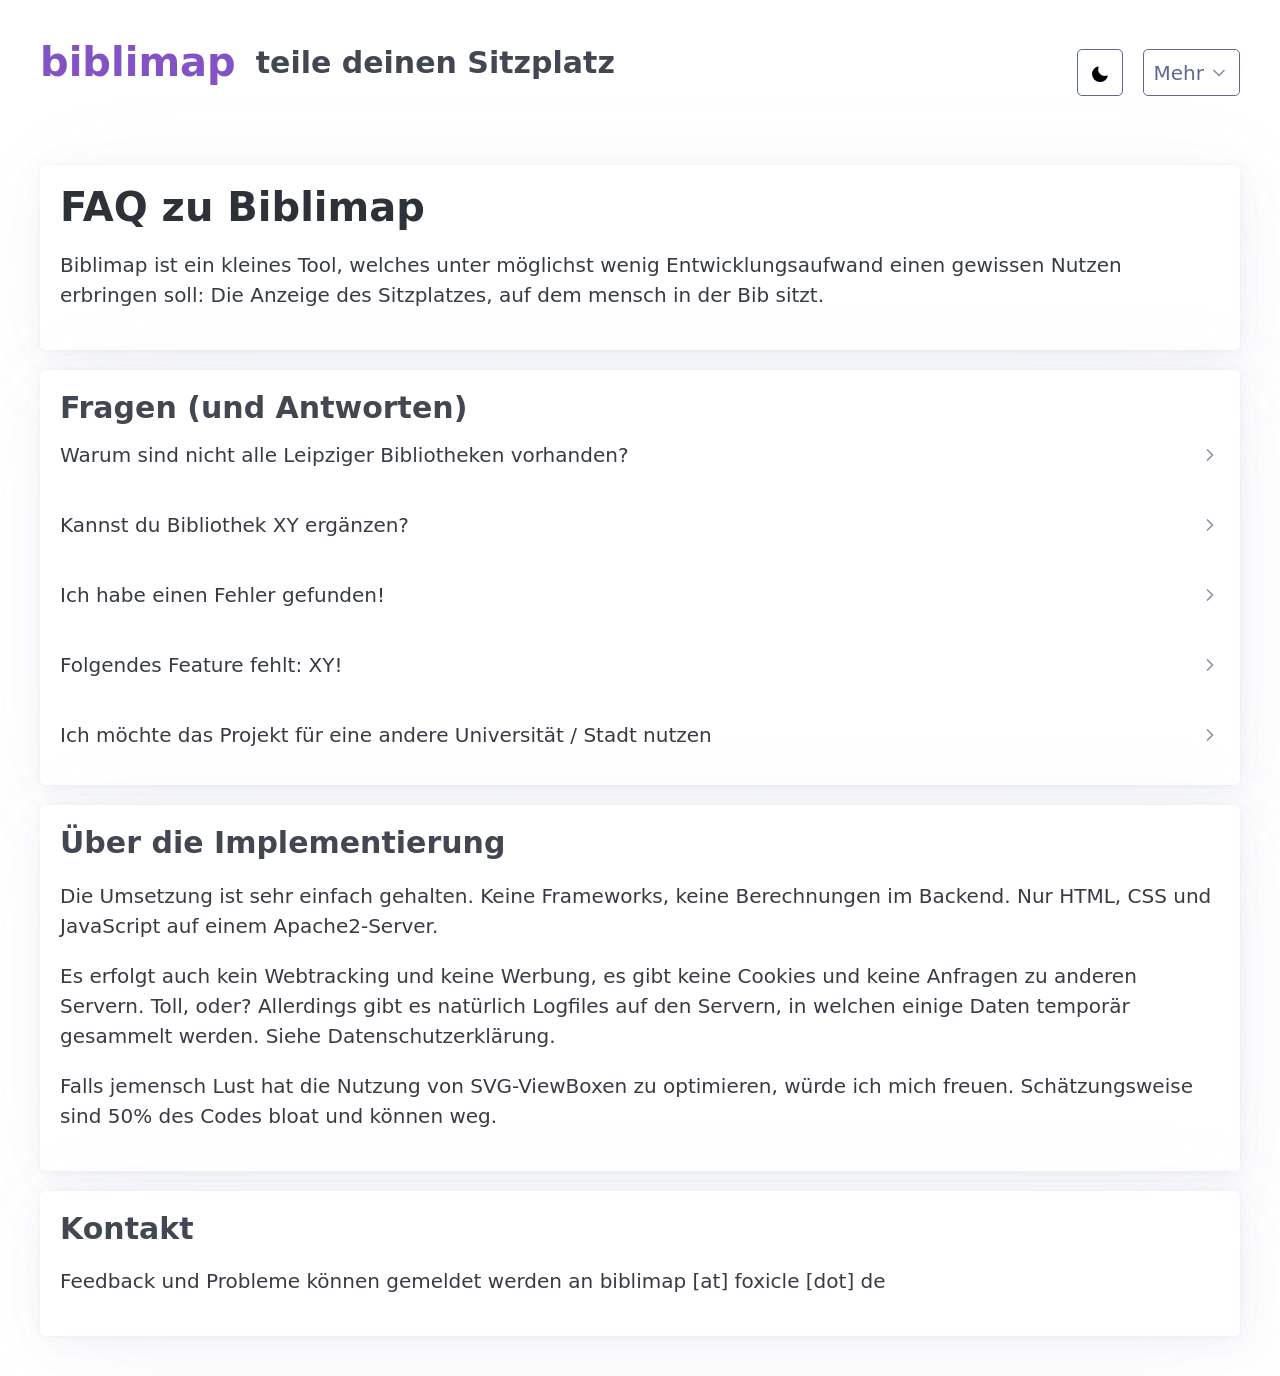
<file: faq.html>
<!DOCTYPE html>
<html lang="de">

<head>
    <title>biblimap - FAQ</title>
    <meta charset="UTF-8">
    <meta name="viewport" content="width=device-width, initial-scale=1">
    <link rel="stylesheet" href="css/pico.violet.min.css">
    <link rel="stylesheet" href="css/header.css">
    <link rel="icon" type="image/x-icon" href="favicon.ico">
    <link rel="image_src" href="favicon.ico" />
</head>

<body class="container">
    <header>
        <nav>
            <ul>
                <li>
                    <h1><a id="header_title" href="index.html">biblimap</a></h1>
                </li>
                <li>
                    <h3 id="header_subtitle">teile deinen Sitzplatz</h3>
                </li>
            </ul>
            <ul>
                <li><button class="outline secondary" aria-label="Button, um vom hellen in den dunklen Modus zu wechseln."><img id="img_dm" src="icons/darkmode.svg" alt="toggle darkmode"></button></li>
                <li>
                    <details class="dropdown">
                        <summary role="button" class="outline secondary">Mehr</summary>
                        <ul dir="rtl">
                            <li><a href="faq.html" aria-label="Link zum FAQ dieses Projekts.">FAQ</a></li>
                            <li><a href="https://foxicle.de/datenschutzerklaerung.html"
                                    aria-label="Link zur Datenschutzseite.">Datenschutz</a></li>
                            <li><a href="https://github.com/MineErich/biblimap" target="_blank"
                                    aria-label="Link zu dem GitHub Repository dieses Projekts.">GitHub</a></li>
                        </ul>
                    </details>
                </li>
            </ul>
        </nav>
    </header>

    <main>
        <article>
            <h1>FAQ zu Biblimap</h1>
            <p>Biblimap ist ein kleines Tool, welches unter möglichst wenig Entwicklungsaufwand einen gewissen Nutzen erbringen soll: Die Anzeige des Sitzplatzes, auf dem mensch in der Bib sitzt.</p>
        </article>
        <article>
            <h3>Fragen (und Antworten)</h3>
            <details>
                <summary>Warum sind nicht alle Leipziger Bibliotheken vorhanden?</summary>
                <p>Um Grundrisse hier im Tool anzeigen zu können, braucht es.... die Grundrisse. Diese muss ich
                    raussuchen, oder
                    selbst erstellen. Das braucht Zeit. Eröffne gerne ein <a
                        href="https://github.com/MineErich/biblimap/issues">Issue auf GitHub</a>, wenn du Beitragen,
                    oder mir
                    mitteilen willst, dass ein Grundriss fehlt.</p>
            </details>
            <br>
            <details>
                <summary>Kannst du Bibliothek XY ergänzen?</summary>
                <p>Du kannst dazu gerne ein <a href="https://github.com/MineErich/biblimap/issues">Issue auf GitHub</a>
                    eröffnen. Noch besser wäre es, wenn du Bibliotheken anfragen könntest, uns die Grundrisse zu geben,
                    damit wir
                    sie hier einbinden können.</p>
            </details>
            <br>
            <details>
                <summary>Ich habe einen Fehler gefunden!</summary>
                <p>Bitte eröffne ein <a href="https://github.com/MineErich/biblimap/issues">Issue auf GitHub</a>, wenn
                    es noch
                    kein*e Andere*r gemacht hat. Danke!</p>
            </details>
            <br>
            <details>
                <summary>Folgendes Feature fehlt: XY!</summary>
                <p>Bitte eröffne ein <a href="https://github.com/MineErich/biblimap/issues">Issue auf GitHub</a>, wenn
                    es noch
                    kein*e Andere*r gemacht hat. Danke!</p>
            </details>
            <br>
            <details>
                <summary>Ich möchte das Projekt für eine andere Universität / Stadt nutzen</summary>
                <p>Auf <a href="https://github.com/MineErich/biblimap/">GitHub</a> liegt der Source Code dieses
                    Projekts. Feel
                    free es weiterzuverwenden. Eine gute Doku gibt es derzeit noch nicht, aber ich helfe gerne weiter.
                </p>
            </details>
        </article>
        <article>
            <h3>Über die Implementierung</h3>
            <p>Die Umsetzung ist sehr einfach gehalten. Keine Frameworks, keine Berechnungen im Backend. Nur HTML, CSS
                und JavaScript auf einem Apache2-Server.</p>
            <p>Es erfolgt auch kein Webtracking und keine Werbung, es gibt keine Cookies und keine Anfragen zu anderen
                Servern. Toll, oder? Allerdings gibt es natürlich Logfiles auf den Servern, in welchen einige Daten
                temporär gesammelt werden. Siehe Datenschutzerklärung.</p>
            <p>Falls jemensch Lust hat die Nutzung von SVG-ViewBoxen zu optimieren, würde ich
                mich freuen. Schätzungsweise sind 50% des Codes bloat und können weg.</p>
        </article>
        <article>
            <h3>Kontakt</h3>
            <p>Feedback und Probleme können gemeldet werden an biblimap [at] foxicle [dot] de</p>
        </article>
    </main>

    <script type="module" src="src/faq.js"></script>
</body>

</html>
</file>
<file: css/header.css>
@media only screen and (max-width: 600px) {
    #header_subtitle {
        display: none;
    }
}
</file>
<file: css/pico.violet.min.css>
@charset "UTF-8";/*!
 * Pico CSS ✨ v2.1.1 (https://picocss.com)
 * Copyright 2019-2025 - Licensed under MIT
 */:host,:root{--pico-font-family-emoji:"Apple Color Emoji","Segoe UI Emoji","Segoe UI Symbol","Noto Color Emoji";--pico-font-family-sans-serif:system-ui,"Segoe UI",Roboto,Oxygen,Ubuntu,Cantarell,Helvetica,Arial,"Helvetica Neue",sans-serif,var(--pico-font-family-emoji);--pico-font-family-monospace:ui-monospace,SFMono-Regular,"SF Mono",Menlo,Consolas,"Liberation Mono",monospace,var(--pico-font-family-emoji);--pico-font-family:var(--pico-font-family-sans-serif);--pico-line-height:1.5;--pico-font-weight:400;--pico-font-size:100%;--pico-text-underline-offset:0.1rem;--pico-border-radius:0.25rem;--pico-border-width:0.0625rem;--pico-outline-width:0.125rem;--pico-transition:0.2s ease-in-out;--pico-spacing:1rem;--pico-typography-spacing-vertical:1rem;--pico-block-spacing-vertical:var(--pico-spacing);--pico-block-spacing-horizontal:var(--pico-spacing);--pico-grid-column-gap:var(--pico-spacing);--pico-grid-row-gap:var(--pico-spacing);--pico-form-element-spacing-vertical:0.75rem;--pico-form-element-spacing-horizontal:1rem;--pico-group-box-shadow:0 0 0 rgba(0, 0, 0, 0);--pico-group-box-shadow-focus-with-button:0 0 0 var(--pico-outline-width) var(--pico-primary-focus);--pico-group-box-shadow-focus-with-input:0 0 0 0.0625rem var(--pico-form-element-border-color);--pico-modal-overlay-backdrop-filter:blur(0.375rem);--pico-nav-element-spacing-vertical:1rem;--pico-nav-element-spacing-horizontal:0.5rem;--pico-nav-link-spacing-vertical:0.5rem;--pico-nav-link-spacing-horizontal:0.5rem;--pico-nav-breadcrumb-divider:">";--pico-icon-checkbox:url("data:image/svg+xml,%3Csvg xmlns='http://www.w3.org/2000/svg' width='24' height='24' viewBox='0 0 24 24' fill='none' stroke='rgb(255, 255, 255)' stroke-width='4' stroke-linecap='round' stroke-linejoin='round'%3E%3Cpolyline points='20 6 9 17 4 12'%3E%3C/polyline%3E%3C/svg%3E");--pico-icon-minus:url("data:image/svg+xml,%3Csvg xmlns='http://www.w3.org/2000/svg' width='24' height='24' viewBox='0 0 24 24' fill='none' stroke='rgb(255, 255, 255)' stroke-width='4' stroke-linecap='round' stroke-linejoin='round'%3E%3Cline x1='5' y1='12' x2='19' y2='12'%3E%3C/line%3E%3C/svg%3E");--pico-icon-chevron:url("data:image/svg+xml,%3Csvg xmlns='http://www.w3.org/2000/svg' width='24' height='24' viewBox='0 0 24 24' fill='none' stroke='rgb(136, 145, 164)' stroke-width='2' stroke-linecap='round' stroke-linejoin='round'%3E%3Cpolyline points='6 9 12 15 18 9'%3E%3C/polyline%3E%3C/svg%3E");--pico-icon-date:url("data:image/svg+xml,%3Csvg xmlns='http://www.w3.org/2000/svg' width='24' height='24' viewBox='0 0 24 24' fill='none' stroke='rgb(136, 145, 164)' stroke-width='2' stroke-linecap='round' stroke-linejoin='round'%3E%3Crect x='3' y='4' width='18' height='18' rx='2' ry='2'%3E%3C/rect%3E%3Cline x1='16' y1='2' x2='16' y2='6'%3E%3C/line%3E%3Cline x1='8' y1='2' x2='8' y2='6'%3E%3C/line%3E%3Cline x1='3' y1='10' x2='21' y2='10'%3E%3C/line%3E%3C/svg%3E");--pico-icon-time:url("data:image/svg+xml,%3Csvg xmlns='http://www.w3.org/2000/svg' width='24' height='24' viewBox='0 0 24 24' fill='none' stroke='rgb(136, 145, 164)' stroke-width='2' stroke-linecap='round' stroke-linejoin='round'%3E%3Ccircle cx='12' cy='12' r='10'%3E%3C/circle%3E%3Cpolyline points='12 6 12 12 16 14'%3E%3C/polyline%3E%3C/svg%3E");--pico-icon-search:url("data:image/svg+xml,%3Csvg xmlns='http://www.w3.org/2000/svg' width='24' height='24' viewBox='0 0 24 24' fill='none' stroke='rgb(136, 145, 164)' stroke-width='1.5' stroke-linecap='round' stroke-linejoin='round'%3E%3Ccircle cx='11' cy='11' r='8'%3E%3C/circle%3E%3Cline x1='21' y1='21' x2='16.65' y2='16.65'%3E%3C/line%3E%3C/svg%3E");--pico-icon-close:url("data:image/svg+xml,%3Csvg xmlns='http://www.w3.org/2000/svg' width='24' height='24' viewBox='0 0 24 24' fill='none' stroke='rgb(136, 145, 164)' stroke-width='3' stroke-linecap='round' stroke-linejoin='round'%3E%3Cline x1='18' y1='6' x2='6' y2='18'%3E%3C/line%3E%3Cline x1='6' y1='6' x2='18' y2='18'%3E%3C/line%3E%3C/svg%3E");--pico-icon-loading:url("data:image/svg+xml,%3Csvg fill='none' height='24' width='24' viewBox='0 0 24 24' xmlns='http://www.w3.org/2000/svg' %3E%3Cstyle%3E g %7B animation: rotate 2s linear infinite; transform-origin: center center; %7D circle %7B stroke-dasharray: 75,100; stroke-dashoffset: -5; animation: dash 1.5s ease-in-out infinite; stroke-linecap: round; %7D @keyframes rotate %7B 0%25 %7B transform: rotate(0deg); %7D 100%25 %7B transform: rotate(360deg); %7D %7D @keyframes dash %7B 0%25 %7B stroke-dasharray: 1,100; stroke-dashoffset: 0; %7D 50%25 %7B stroke-dasharray: 44.5,100; stroke-dashoffset: -17.5; %7D 100%25 %7B stroke-dasharray: 44.5,100; stroke-dashoffset: -62; %7D %7D %3C/style%3E%3Cg%3E%3Ccircle cx='12' cy='12' r='10' fill='none' stroke='rgb(136, 145, 164)' stroke-width='4' /%3E%3C/g%3E%3C/svg%3E")}@media (min-width:576px){:host,:root{--pico-font-size:106.25%}}@media (min-width:768px){:host,:root{--pico-font-size:112.5%}}@media (min-width:1024px){:host,:root{--pico-font-size:118.75%}}@media (min-width:1280px){:host,:root{--pico-font-size:125%}}@media (min-width:1536px){:host,:root{--pico-font-size:131.25%}}a{--pico-text-decoration:underline}a.contrast,a.secondary{--pico-text-decoration:underline}small{--pico-font-size:0.875em}h1,h2,h3,h4,h5,h6{--pico-font-weight:700}h1{--pico-font-size:2rem;--pico-line-height:1.125;--pico-typography-spacing-top:3rem}h2{--pico-font-size:1.75rem;--pico-line-height:1.15;--pico-typography-spacing-top:2.625rem}h3{--pico-font-size:1.5rem;--pico-line-height:1.175;--pico-typography-spacing-top:2.25rem}h4{--pico-font-size:1.25rem;--pico-line-height:1.2;--pico-typography-spacing-top:1.874rem}h5{--pico-font-size:1.125rem;--pico-line-height:1.225;--pico-typography-spacing-top:1.6875rem}h6{--pico-font-size:1rem;--pico-line-height:1.25;--pico-typography-spacing-top:1.5rem}tfoot td,tfoot th,thead td,thead th{--pico-font-weight:600;--pico-border-width:0.1875rem}code,kbd,pre,samp{--pico-font-family:var(--pico-font-family-monospace)}kbd{--pico-font-weight:bolder}:where(select,textarea),input:not([type=submit],[type=button],[type=reset],[type=checkbox],[type=radio],[type=file]){--pico-outline-width:0.0625rem}[type=search]{--pico-border-radius:5rem}[type=checkbox],[type=radio]{--pico-border-width:0.125rem}[type=checkbox][role=switch]{--pico-border-width:0.1875rem}details.dropdown summary:not([role=button]){--pico-outline-width:0.0625rem}nav details.dropdown summary:focus-visible{--pico-outline-width:0.125rem}[role=search]{--pico-border-radius:5rem}[role=group]:has(button.secondary:focus,[type=submit].secondary:focus,[type=button].secondary:focus,[role=button].secondary:focus),[role=search]:has(button.secondary:focus,[type=submit].secondary:focus,[type=button].secondary:focus,[role=button].secondary:focus){--pico-group-box-shadow-focus-with-button:0 0 0 var(--pico-outline-width) var(--pico-secondary-focus)}[role=group]:has(button.contrast:focus,[type=submit].contrast:focus,[type=button].contrast:focus,[role=button].contrast:focus),[role=search]:has(button.contrast:focus,[type=submit].contrast:focus,[type=button].contrast:focus,[role=button].contrast:focus){--pico-group-box-shadow-focus-with-button:0 0 0 var(--pico-outline-width) var(--pico-contrast-focus)}[role=group] [role=button],[role=group] [type=button],[role=group] [type=submit],[role=group] button,[role=search] [role=button],[role=search] [type=button],[role=search] [type=submit],[role=search] button{--pico-form-element-spacing-horizontal:2rem}details summary[role=button]:not(.outline)::after{filter:brightness(0) invert(1)}[aria-busy=true]:not(input,select,textarea):is(button,[type=submit],[type=button],[type=reset],[role=button]):not(.outline)::before{filter:brightness(0) invert(1)}:host(:not([data-theme=dark])),:root:not([data-theme=dark]),[data-theme=light]{color-scheme:light;--pico-background-color:#fff;--pico-color:#373c44;--pico-text-selection-color:rgba(167, 128, 212, 0.25);--pico-muted-color:#646b79;--pico-muted-border-color:rgb(231, 234, 239.5);--pico-primary:#8352c5;--pico-primary-background:#7540bf;--pico-primary-border:var(--pico-primary-background);--pico-primary-underline:rgba(131, 82, 197, 0.5);--pico-primary-hover:#6935b3;--pico-primary-hover-background:#6935b3;--pico-primary-hover-border:var(--pico-primary-hover-background);--pico-primary-hover-underline:var(--pico-primary-hover);--pico-primary-focus:rgba(167, 128, 212, 0.5);--pico-primary-inverse:#fff;--pico-secondary:#5d6b89;--pico-secondary-background:#525f7a;--pico-secondary-border:var(--pico-secondary-background);--pico-secondary-underline:rgba(93, 107, 137, 0.5);--pico-secondary-hover:#48536b;--pico-secondary-hover-background:#48536b;--pico-secondary-hover-border:var(--pico-secondary-hover-background);--pico-secondary-hover-underline:var(--pico-secondary-hover);--pico-secondary-focus:rgba(93, 107, 137, 0.25);--pico-secondary-inverse:#fff;--pico-contrast:#181c25;--pico-contrast-background:#181c25;--pico-contrast-border:var(--pico-contrast-background);--pico-contrast-underline:rgba(24, 28, 37, 0.5);--pico-contrast-hover:#000;--pico-contrast-hover-background:#000;--pico-contrast-hover-border:var(--pico-contrast-hover-background);--pico-contrast-hover-underline:var(--pico-secondary-hover);--pico-contrast-focus:rgba(93, 107, 137, 0.25);--pico-contrast-inverse:#fff;--pico-box-shadow:0.0145rem 0.029rem 0.174rem rgba(129, 145, 181, 0.01698),0.0335rem 0.067rem 0.402rem rgba(129, 145, 181, 0.024),0.0625rem 0.125rem 0.75rem rgba(129, 145, 181, 0.03),0.1125rem 0.225rem 1.35rem rgba(129, 145, 181, 0.036),0.2085rem 0.417rem 2.502rem rgba(129, 145, 181, 0.04302),0.5rem 1rem 6rem rgba(129, 145, 181, 0.06),0 0 0 0.0625rem rgba(129, 145, 181, 0.015);--pico-h1-color:#2d3138;--pico-h2-color:#373c44;--pico-h3-color:#424751;--pico-h4-color:#4d535e;--pico-h5-color:#5c6370;--pico-h6-color:#646b79;--pico-mark-background-color:rgb(252.5, 230.5, 191.5);--pico-mark-color:#0f1114;--pico-ins-color:rgb(28.5, 105.5, 84);--pico-del-color:rgb(136, 56.5, 53);--pico-blockquote-border-color:var(--pico-muted-border-color);--pico-blockquote-footer-color:var(--pico-muted-color);--pico-button-box-shadow:0 0 0 rgba(0, 0, 0, 0);--pico-button-hover-box-shadow:0 0 0 rgba(0, 0, 0, 0);--pico-table-border-color:var(--pico-muted-border-color);--pico-table-row-stripped-background-color:rgba(111, 120, 135, 0.0375);--pico-code-background-color:rgb(243, 244.5, 246.75);--pico-code-color:#646b79;--pico-code-kbd-background-color:var(--pico-color);--pico-code-kbd-color:var(--pico-background-color);--pico-form-element-background-color:rgb(251, 251.5, 252.25);--pico-form-element-selected-background-color:#dfe3eb;--pico-form-element-border-color:#cfd5e2;--pico-form-element-color:#23262c;--pico-form-element-placeholder-color:var(--pico-muted-color);--pico-form-element-active-background-color:#fff;--pico-form-element-active-border-color:var(--pico-primary-border);--pico-form-element-focus-color:var(--pico-primary-border);--pico-form-element-disabled-opacity:0.5;--pico-form-element-invalid-border-color:rgb(183.5, 105.5, 106.5);--pico-form-element-invalid-active-border-color:rgb(200.25, 79.25, 72.25);--pico-form-element-invalid-focus-color:var(--pico-form-element-invalid-active-border-color);--pico-form-element-valid-border-color:rgb(76, 154.5, 137.5);--pico-form-element-valid-active-border-color:rgb(39, 152.75, 118.75);--pico-form-element-valid-focus-color:var(--pico-form-element-valid-active-border-color);--pico-switch-background-color:#bfc7d9;--pico-switch-checked-background-color:var(--pico-primary-background);--pico-switch-color:#fff;--pico-switch-thumb-box-shadow:0 0 0 rgba(0, 0, 0, 0);--pico-range-border-color:#dfe3eb;--pico-range-active-border-color:#bfc7d9;--pico-range-thumb-border-color:var(--pico-background-color);--pico-range-thumb-color:var(--pico-secondary-background);--pico-range-thumb-active-color:var(--pico-primary-background);--pico-accordion-border-color:var(--pico-muted-border-color);--pico-accordion-active-summary-color:var(--pico-primary-hover);--pico-accordion-close-summary-color:var(--pico-color);--pico-accordion-open-summary-color:var(--pico-muted-color);--pico-card-background-color:var(--pico-background-color);--pico-card-border-color:var(--pico-muted-border-color);--pico-card-box-shadow:var(--pico-box-shadow);--pico-card-sectioning-background-color:rgb(251, 251.5, 252.25);--pico-dropdown-background-color:#fff;--pico-dropdown-border-color:#eff1f4;--pico-dropdown-box-shadow:var(--pico-box-shadow);--pico-dropdown-color:var(--pico-color);--pico-dropdown-hover-background-color:#eff1f4;--pico-loading-spinner-opacity:0.5;--pico-modal-overlay-background-color:rgba(232, 234, 237, 0.75);--pico-progress-background-color:#dfe3eb;--pico-progress-color:var(--pico-primary-background);--pico-tooltip-background-color:var(--pico-contrast-background);--pico-tooltip-color:var(--pico-contrast-inverse);--pico-icon-valid:url("data:image/svg+xml,%3Csvg xmlns='http://www.w3.org/2000/svg' width='24' height='24' viewBox='0 0 24 24' fill='none' stroke='rgb(76, 154.5, 137.5)' stroke-width='2' stroke-linecap='round' stroke-linejoin='round'%3E%3Cpolyline points='20 6 9 17 4 12'%3E%3C/polyline%3E%3C/svg%3E");--pico-icon-invalid:url("data:image/svg+xml,%3Csvg xmlns='http://www.w3.org/2000/svg' width='24' height='24' viewBox='0 0 24 24' fill='none' stroke='rgb(200.25, 79.25, 72.25)' stroke-width='2' stroke-linecap='round' stroke-linejoin='round'%3E%3Ccircle cx='12' cy='12' r='10'%3E%3C/circle%3E%3Cline x1='12' y1='8' x2='12' y2='12'%3E%3C/line%3E%3Cline x1='12' y1='16' x2='12.01' y2='16'%3E%3C/line%3E%3C/svg%3E")}:host(:not([data-theme=dark])) input:is([type=submit],[type=button],[type=reset],[type=checkbox],[type=radio],[type=file]),:root:not([data-theme=dark]) input:is([type=submit],[type=button],[type=reset],[type=checkbox],[type=radio],[type=file]),[data-theme=light] input:is([type=submit],[type=button],[type=reset],[type=checkbox],[type=radio],[type=file]){--pico-form-element-focus-color:var(--pico-primary-focus)}@media only screen and (prefers-color-scheme:dark){:host(:not([data-theme])),:root:not([data-theme]){color-scheme:dark;--pico-background-color:rgb(19, 22.5, 30.5);--pico-color:#c2c7d0;--pico-text-selection-color:rgba(178, 144, 217, 0.1875);--pico-muted-color:#7b8495;--pico-muted-border-color:#202632;--pico-primary:#b290d9;--pico-primary-background:#7540bf;--pico-primary-border:var(--pico-primary-background);--pico-primary-underline:rgba(178, 144, 217, 0.5);--pico-primary-hover:#c9afe4;--pico-primary-hover-background:#8352c5;--pico-primary-hover-border:var(--pico-primary-hover-background);--pico-primary-hover-underline:var(--pico-primary-hover);--pico-primary-focus:rgba(178, 144, 217, 0.375);--pico-primary-inverse:#fff;--pico-secondary:#969eaf;--pico-secondary-background:#525f7a;--pico-secondary-border:var(--pico-secondary-background);--pico-secondary-underline:rgba(150, 158, 175, 0.5);--pico-secondary-hover:#b3b9c5;--pico-secondary-hover-background:#5d6b89;--pico-secondary-hover-border:var(--pico-secondary-hover-background);--pico-secondary-hover-underline:var(--pico-secondary-hover);--pico-secondary-focus:rgba(144, 158, 190, 0.25);--pico-secondary-inverse:#fff;--pico-contrast:#dfe3eb;--pico-contrast-background:#eff1f4;--pico-contrast-border:var(--pico-contrast-background);--pico-contrast-underline:rgba(223, 227, 235, 0.5);--pico-contrast-hover:#fff;--pico-contrast-hover-background:#fff;--pico-contrast-hover-border:var(--pico-contrast-hover-background);--pico-contrast-hover-underline:var(--pico-contrast-hover);--pico-contrast-focus:rgba(207, 213, 226, 0.25);--pico-contrast-inverse:#000;--pico-box-shadow:0.0145rem 0.029rem 0.174rem rgba(7, 8.5, 12, 0.01698),0.0335rem 0.067rem 0.402rem rgba(7, 8.5, 12, 0.024),0.0625rem 0.125rem 0.75rem rgba(7, 8.5, 12, 0.03),0.1125rem 0.225rem 1.35rem rgba(7, 8.5, 12, 0.036),0.2085rem 0.417rem 2.502rem rgba(7, 8.5, 12, 0.04302),0.5rem 1rem 6rem rgba(7, 8.5, 12, 0.06),0 0 0 0.0625rem rgba(7, 8.5, 12, 0.015);--pico-h1-color:#f0f1f3;--pico-h2-color:#e0e3e7;--pico-h3-color:#c2c7d0;--pico-h4-color:#b3b9c5;--pico-h5-color:#a4acba;--pico-h6-color:#8891a4;--pico-mark-background-color:#014063;--pico-mark-color:#fff;--pico-ins-color:#62af9a;--pico-del-color:rgb(205.5, 126, 123);--pico-blockquote-border-color:var(--pico-muted-border-color);--pico-blockquote-footer-color:var(--pico-muted-color);--pico-button-box-shadow:0 0 0 rgba(0, 0, 0, 0);--pico-button-hover-box-shadow:0 0 0 rgba(0, 0, 0, 0);--pico-table-border-color:var(--pico-muted-border-color);--pico-table-row-stripped-background-color:rgba(111, 120, 135, 0.0375);--pico-code-background-color:rgb(26, 30.5, 40.25);--pico-code-color:#8891a4;--pico-code-kbd-background-color:var(--pico-color);--pico-code-kbd-color:var(--pico-background-color);--pico-form-element-background-color:rgb(28, 33, 43.5);--pico-form-element-selected-background-color:#2a3140;--pico-form-element-border-color:#2a3140;--pico-form-element-color:#e0e3e7;--pico-form-element-placeholder-color:#8891a4;--pico-form-element-active-background-color:rgb(26, 30.5, 40.25);--pico-form-element-active-border-color:var(--pico-primary-border);--pico-form-element-focus-color:var(--pico-primary-border);--pico-form-element-disabled-opacity:0.5;--pico-form-element-invalid-border-color:rgb(149.5, 74, 80);--pico-form-element-invalid-active-border-color:rgb(183.25, 63.5, 59);--pico-form-element-invalid-focus-color:var(--pico-form-element-invalid-active-border-color);--pico-form-element-valid-border-color:#2a7b6f;--pico-form-element-valid-active-border-color:rgb(22, 137, 105.5);--pico-form-element-valid-focus-color:var(--pico-form-element-valid-active-border-color);--pico-switch-background-color:#333c4e;--pico-switch-checked-background-color:var(--pico-primary-background);--pico-switch-color:#fff;--pico-switch-thumb-box-shadow:0 0 0 rgba(0, 0, 0, 0);--pico-range-border-color:#202632;--pico-range-active-border-color:#2a3140;--pico-range-thumb-border-color:var(--pico-background-color);--pico-range-thumb-color:var(--pico-secondary-background);--pico-range-thumb-active-color:var(--pico-primary-background);--pico-accordion-border-color:var(--pico-muted-border-color);--pico-accordion-active-summary-color:var(--pico-primary-hover);--pico-accordion-close-summary-color:var(--pico-color);--pico-accordion-open-summary-color:var(--pico-muted-color);--pico-card-background-color:#181c25;--pico-card-border-color:var(--pico-card-background-color);--pico-card-box-shadow:var(--pico-box-shadow);--pico-card-sectioning-background-color:rgb(26, 30.5, 40.25);--pico-dropdown-background-color:#181c25;--pico-dropdown-border-color:#202632;--pico-dropdown-box-shadow:var(--pico-box-shadow);--pico-dropdown-color:var(--pico-color);--pico-dropdown-hover-background-color:#202632;--pico-loading-spinner-opacity:0.5;--pico-modal-overlay-background-color:rgba(7.5, 8.5, 10, 0.75);--pico-progress-background-color:#202632;--pico-progress-color:var(--pico-primary-background);--pico-tooltip-background-color:var(--pico-contrast-background);--pico-tooltip-color:var(--pico-contrast-inverse);--pico-icon-valid:url("data:image/svg+xml,%3Csvg xmlns='http://www.w3.org/2000/svg' width='24' height='24' viewBox='0 0 24 24' fill='none' stroke='rgb(42, 123, 111)' stroke-width='2' stroke-linecap='round' stroke-linejoin='round'%3E%3Cpolyline points='20 6 9 17 4 12'%3E%3C/polyline%3E%3C/svg%3E");--pico-icon-invalid:url("data:image/svg+xml,%3Csvg xmlns='http://www.w3.org/2000/svg' width='24' height='24' viewBox='0 0 24 24' fill='none' stroke='rgb(149.5, 74, 80)' stroke-width='2' stroke-linecap='round' stroke-linejoin='round'%3E%3Ccircle cx='12' cy='12' r='10'%3E%3C/circle%3E%3Cline x1='12' y1='8' x2='12' y2='12'%3E%3C/line%3E%3Cline x1='12' y1='16' x2='12.01' y2='16'%3E%3C/line%3E%3C/svg%3E")}:host(:not([data-theme])) input:is([type=submit],[type=button],[type=reset],[type=checkbox],[type=radio],[type=file]),:root:not([data-theme]) input:is([type=submit],[type=button],[type=reset],[type=checkbox],[type=radio],[type=file]){--pico-form-element-focus-color:var(--pico-primary-focus)}:host(:not([data-theme])) details summary[role=button].contrast:not(.outline)::after,:root:not([data-theme]) details summary[role=button].contrast:not(.outline)::after{filter:brightness(0)}:host(:not([data-theme])) [aria-busy=true]:not(input,select,textarea).contrast:is(button,[type=submit],[type=button],[type=reset],[role=button]):not(.outline)::before,:root:not([data-theme]) [aria-busy=true]:not(input,select,textarea).contrast:is(button,[type=submit],[type=button],[type=reset],[role=button]):not(.outline)::before{filter:brightness(0)}}[data-theme=dark]{color-scheme:dark;--pico-background-color:rgb(19, 22.5, 30.5);--pico-color:#c2c7d0;--pico-text-selection-color:rgba(178, 144, 217, 0.1875);--pico-muted-color:#7b8495;--pico-muted-border-color:#202632;--pico-primary:#b290d9;--pico-primary-background:#7540bf;--pico-primary-border:var(--pico-primary-background);--pico-primary-underline:rgba(178, 144, 217, 0.5);--pico-primary-hover:#c9afe4;--pico-primary-hover-background:#8352c5;--pico-primary-hover-border:var(--pico-primary-hover-background);--pico-primary-hover-underline:var(--pico-primary-hover);--pico-primary-focus:rgba(178, 144, 217, 0.375);--pico-primary-inverse:#fff;--pico-secondary:#969eaf;--pico-secondary-background:#525f7a;--pico-secondary-border:var(--pico-secondary-background);--pico-secondary-underline:rgba(150, 158, 175, 0.5);--pico-secondary-hover:#b3b9c5;--pico-secondary-hover-background:#5d6b89;--pico-secondary-hover-border:var(--pico-secondary-hover-background);--pico-secondary-hover-underline:var(--pico-secondary-hover);--pico-secondary-focus:rgba(144, 158, 190, 0.25);--pico-secondary-inverse:#fff;--pico-contrast:#dfe3eb;--pico-contrast-background:#eff1f4;--pico-contrast-border:var(--pico-contrast-background);--pico-contrast-underline:rgba(223, 227, 235, 0.5);--pico-contrast-hover:#fff;--pico-contrast-hover-background:#fff;--pico-contrast-hover-border:var(--pico-contrast-hover-background);--pico-contrast-hover-underline:var(--pico-contrast-hover);--pico-contrast-focus:rgba(207, 213, 226, 0.25);--pico-contrast-inverse:#000;--pico-box-shadow:0.0145rem 0.029rem 0.174rem rgba(7, 8.5, 12, 0.01698),0.0335rem 0.067rem 0.402rem rgba(7, 8.5, 12, 0.024),0.0625rem 0.125rem 0.75rem rgba(7, 8.5, 12, 0.03),0.1125rem 0.225rem 1.35rem rgba(7, 8.5, 12, 0.036),0.2085rem 0.417rem 2.502rem rgba(7, 8.5, 12, 0.04302),0.5rem 1rem 6rem rgba(7, 8.5, 12, 0.06),0 0 0 0.0625rem rgba(7, 8.5, 12, 0.015);--pico-h1-color:#f0f1f3;--pico-h2-color:#e0e3e7;--pico-h3-color:#c2c7d0;--pico-h4-color:#b3b9c5;--pico-h5-color:#a4acba;--pico-h6-color:#8891a4;--pico-mark-background-color:#014063;--pico-mark-color:#fff;--pico-ins-color:#62af9a;--pico-del-color:rgb(205.5, 126, 123);--pico-blockquote-border-color:var(--pico-muted-border-color);--pico-blockquote-footer-color:var(--pico-muted-color);--pico-button-box-shadow:0 0 0 rgba(0, 0, 0, 0);--pico-button-hover-box-shadow:0 0 0 rgba(0, 0, 0, 0);--pico-table-border-color:var(--pico-muted-border-color);--pico-table-row-stripped-background-color:rgba(111, 120, 135, 0.0375);--pico-code-background-color:rgb(26, 30.5, 40.25);--pico-code-color:#8891a4;--pico-code-kbd-background-color:var(--pico-color);--pico-code-kbd-color:var(--pico-background-color);--pico-form-element-background-color:rgb(28, 33, 43.5);--pico-form-element-selected-background-color:#2a3140;--pico-form-element-border-color:#2a3140;--pico-form-element-color:#e0e3e7;--pico-form-element-placeholder-color:#8891a4;--pico-form-element-active-background-color:rgb(26, 30.5, 40.25);--pico-form-element-active-border-color:var(--pico-primary-border);--pico-form-element-focus-color:var(--pico-primary-border);--pico-form-element-disabled-opacity:0.5;--pico-form-element-invalid-border-color:rgb(149.5, 74, 80);--pico-form-element-invalid-active-border-color:rgb(183.25, 63.5, 59);--pico-form-element-invalid-focus-color:var(--pico-form-element-invalid-active-border-color);--pico-form-element-valid-border-color:#2a7b6f;--pico-form-element-valid-active-border-color:rgb(22, 137, 105.5);--pico-form-element-valid-focus-color:var(--pico-form-element-valid-active-border-color);--pico-switch-background-color:#333c4e;--pico-switch-checked-background-color:var(--pico-primary-background);--pico-switch-color:#fff;--pico-switch-thumb-box-shadow:0 0 0 rgba(0, 0, 0, 0);--pico-range-border-color:#202632;--pico-range-active-border-color:#2a3140;--pico-range-thumb-border-color:var(--pico-background-color);--pico-range-thumb-color:var(--pico-secondary-background);--pico-range-thumb-active-color:var(--pico-primary-background);--pico-accordion-border-color:var(--pico-muted-border-color);--pico-accordion-active-summary-color:var(--pico-primary-hover);--pico-accordion-close-summary-color:var(--pico-color);--pico-accordion-open-summary-color:var(--pico-muted-color);--pico-card-background-color:#181c25;--pico-card-border-color:var(--pico-card-background-color);--pico-card-box-shadow:var(--pico-box-shadow);--pico-card-sectioning-background-color:rgb(26, 30.5, 40.25);--pico-dropdown-background-color:#181c25;--pico-dropdown-border-color:#202632;--pico-dropdown-box-shadow:var(--pico-box-shadow);--pico-dropdown-color:var(--pico-color);--pico-dropdown-hover-background-color:#202632;--pico-loading-spinner-opacity:0.5;--pico-modal-overlay-background-color:rgba(7.5, 8.5, 10, 0.75);--pico-progress-background-color:#202632;--pico-progress-color:var(--pico-primary-background);--pico-tooltip-background-color:var(--pico-contrast-background);--pico-tooltip-color:var(--pico-contrast-inverse);--pico-icon-valid:url("data:image/svg+xml,%3Csvg xmlns='http://www.w3.org/2000/svg' width='24' height='24' viewBox='0 0 24 24' fill='none' stroke='rgb(42, 123, 111)' stroke-width='2' stroke-linecap='round' stroke-linejoin='round'%3E%3Cpolyline points='20 6 9 17 4 12'%3E%3C/polyline%3E%3C/svg%3E");--pico-icon-invalid:url("data:image/svg+xml,%3Csvg xmlns='http://www.w3.org/2000/svg' width='24' height='24' viewBox='0 0 24 24' fill='none' stroke='rgb(149.5, 74, 80)' stroke-width='2' stroke-linecap='round' stroke-linejoin='round'%3E%3Ccircle cx='12' cy='12' r='10'%3E%3C/circle%3E%3Cline x1='12' y1='8' x2='12' y2='12'%3E%3C/line%3E%3Cline x1='12' y1='16' x2='12.01' y2='16'%3E%3C/line%3E%3C/svg%3E")}[data-theme=dark] input:is([type=submit],[type=button],[type=reset],[type=checkbox],[type=radio],[type=file]){--pico-form-element-focus-color:var(--pico-primary-focus)}[data-theme=dark] details summary[role=button].contrast:not(.outline)::after{filter:brightness(0)}[data-theme=dark] [aria-busy=true]:not(input,select,textarea).contrast:is(button,[type=submit],[type=button],[type=reset],[role=button]):not(.outline)::before{filter:brightness(0)}[type=checkbox],[type=radio],[type=range],progress{accent-color:var(--pico-primary)}*,::after,::before{box-sizing:border-box;background-repeat:no-repeat}::after,::before{text-decoration:inherit;vertical-align:inherit}:where(:host),:where(:root){-webkit-tap-highlight-color:transparent;-webkit-text-size-adjust:100%;-moz-text-size-adjust:100%;text-size-adjust:100%;background-color:var(--pico-background-color);color:var(--pico-color);font-weight:var(--pico-font-weight);font-size:var(--pico-font-size);line-height:var(--pico-line-height);font-family:var(--pico-font-family);text-underline-offset:var(--pico-text-underline-offset);text-rendering:optimizeLegibility;overflow-wrap:break-word;-moz-tab-size:4;-o-tab-size:4;tab-size:4}body{width:100%;margin:0}main{display:block}body>footer,body>header,body>main{padding-block:var(--pico-block-spacing-vertical)}section{margin-bottom:var(--pico-block-spacing-vertical)}.container,.container-fluid{width:100%;margin-right:auto;margin-left:auto;padding-right:var(--pico-spacing);padding-left:var(--pico-spacing)}@media (min-width:576px){.container{max-width:510px;padding-right:0;padding-left:0}}@media (min-width:768px){.container{max-width:700px}}@media (min-width:1024px){.container{max-width:950px}}@media (min-width:1280px){.container{max-width:1200px}}@media (min-width:1536px){.container{max-width:1450px}}.grid{grid-column-gap:var(--pico-grid-column-gap);grid-row-gap:var(--pico-grid-row-gap);display:grid;grid-template-columns:1fr}@media (min-width:768px){.grid{grid-template-columns:repeat(auto-fit,minmax(0%,1fr))}}.grid>*{min-width:0}.overflow-auto{overflow:auto}b,strong{font-weight:bolder}sub,sup{position:relative;font-size:.75em;line-height:0;vertical-align:baseline}sub{bottom:-.25em}sup{top:-.5em}address,blockquote,dl,ol,p,pre,table,ul{margin-top:0;margin-bottom:var(--pico-typography-spacing-vertical);color:var(--pico-color);font-style:normal;font-weight:var(--pico-font-weight)}h1,h2,h3,h4,h5,h6{margin-top:0;margin-bottom:var(--pico-typography-spacing-vertical);color:var(--pico-color);font-weight:var(--pico-font-weight);font-size:var(--pico-font-size);line-height:var(--pico-line-height);font-family:var(--pico-font-family)}h1{--pico-color:var(--pico-h1-color)}h2{--pico-color:var(--pico-h2-color)}h3{--pico-color:var(--pico-h3-color)}h4{--pico-color:var(--pico-h4-color)}h5{--pico-color:var(--pico-h5-color)}h6{--pico-color:var(--pico-h6-color)}:where(article,address,blockquote,dl,figure,form,ol,p,pre,table,ul)~:is(h1,h2,h3,h4,h5,h6){margin-top:var(--pico-typography-spacing-top)}p{margin-bottom:var(--pico-typography-spacing-vertical)}hgroup{margin-bottom:var(--pico-typography-spacing-vertical)}hgroup>*{margin-top:0;margin-bottom:0}hgroup>:not(:first-child):last-child{--pico-color:var(--pico-muted-color);--pico-font-weight:unset;font-size:1rem}:where(ol,ul) li{margin-bottom:calc(var(--pico-typography-spacing-vertical) * .25)}:where(dl,ol,ul) :where(dl,ol,ul){margin:0;margin-top:calc(var(--pico-typography-spacing-vertical) * .25)}ul li{list-style:square}mark{padding:.125rem .25rem;background-color:var(--pico-mark-background-color);color:var(--pico-mark-color);vertical-align:baseline}blockquote{display:block;margin:var(--pico-typography-spacing-vertical) 0;padding:var(--pico-spacing);border-right:none;border-left:.25rem solid var(--pico-blockquote-border-color);border-inline-start:0.25rem solid var(--pico-blockquote-border-color);border-inline-end:none}blockquote footer{margin-top:calc(var(--pico-typography-spacing-vertical) * .5);color:var(--pico-blockquote-footer-color)}abbr[title]{border-bottom:1px dotted;text-decoration:none;cursor:help}ins{color:var(--pico-ins-color);text-decoration:none}del{color:var(--pico-del-color)}::-moz-selection{background-color:var(--pico-text-selection-color)}::selection{background-color:var(--pico-text-selection-color)}:where(a:not([role=button])),[role=link]{--pico-color:var(--pico-primary);--pico-background-color:transparent;--pico-underline:var(--pico-primary-underline);outline:0;background-color:var(--pico-background-color);color:var(--pico-color);-webkit-text-decoration:var(--pico-text-decoration);text-decoration:var(--pico-text-decoration);text-decoration-color:var(--pico-underline);text-underline-offset:0.125em;transition:background-color var(--pico-transition),color var(--pico-transition),box-shadow var(--pico-transition),-webkit-text-decoration var(--pico-transition);transition:background-color var(--pico-transition),color var(--pico-transition),text-decoration var(--pico-transition),box-shadow var(--pico-transition);transition:background-color var(--pico-transition),color var(--pico-transition),text-decoration var(--pico-transition),box-shadow var(--pico-transition),-webkit-text-decoration var(--pico-transition)}:where(a:not([role=button])):is([aria-current]:not([aria-current=false]),:hover,:active,:focus),[role=link]:is([aria-current]:not([aria-current=false]),:hover,:active,:focus){--pico-color:var(--pico-primary-hover);--pico-underline:var(--pico-primary-hover-underline);--pico-text-decoration:underline}:where(a:not([role=button])):focus-visible,[role=link]:focus-visible{box-shadow:0 0 0 var(--pico-outline-width) var(--pico-primary-focus)}:where(a:not([role=button])).secondary,[role=link].secondary{--pico-color:var(--pico-secondary);--pico-underline:var(--pico-secondary-underline)}:where(a:not([role=button])).secondary:is([aria-current]:not([aria-current=false]),:hover,:active,:focus),[role=link].secondary:is([aria-current]:not([aria-current=false]),:hover,:active,:focus){--pico-color:var(--pico-secondary-hover);--pico-underline:var(--pico-secondary-hover-underline)}:where(a:not([role=button])).contrast,[role=link].contrast{--pico-color:var(--pico-contrast);--pico-underline:var(--pico-contrast-underline)}:where(a:not([role=button])).contrast:is([aria-current]:not([aria-current=false]),:hover,:active,:focus),[role=link].contrast:is([aria-current]:not([aria-current=false]),:hover,:active,:focus){--pico-color:var(--pico-contrast-hover);--pico-underline:var(--pico-contrast-hover-underline)}a[role=button]{display:inline-block}button{margin:0;overflow:visible;font-family:inherit;text-transform:none}[type=button],[type=reset],[type=submit],button{-webkit-appearance:button}[role=button],[type=button],[type=file]::file-selector-button,[type=reset],[type=submit],button{--pico-background-color:var(--pico-primary-background);--pico-border-color:var(--pico-primary-border);--pico-color:var(--pico-primary-inverse);--pico-box-shadow:var(--pico-button-box-shadow, 0 0 0 rgba(0, 0, 0, 0));padding:var(--pico-form-element-spacing-vertical) var(--pico-form-element-spacing-horizontal);border:var(--pico-border-width) solid var(--pico-border-color);border-radius:var(--pico-border-radius);outline:0;background-color:var(--pico-background-color);box-shadow:var(--pico-box-shadow);color:var(--pico-color);font-weight:var(--pico-font-weight);font-size:1rem;line-height:var(--pico-line-height);text-align:center;text-decoration:none;cursor:pointer;-webkit-user-select:none;-moz-user-select:none;user-select:none;transition:background-color var(--pico-transition),border-color var(--pico-transition),color var(--pico-transition),box-shadow var(--pico-transition)}[role=button]:is(:hover,:active,:focus),[role=button]:is([aria-current]:not([aria-current=false])),[type=button]:is(:hover,:active,:focus),[type=button]:is([aria-current]:not([aria-current=false])),[type=file]::file-selector-button:is(:hover,:active,:focus),[type=file]::file-selector-button:is([aria-current]:not([aria-current=false])),[type=reset]:is(:hover,:active,:focus),[type=reset]:is([aria-current]:not([aria-current=false])),[type=submit]:is(:hover,:active,:focus),[type=submit]:is([aria-current]:not([aria-current=false])),button:is(:hover,:active,:focus),button:is([aria-current]:not([aria-current=false])){--pico-background-color:var(--pico-primary-hover-background);--pico-border-color:var(--pico-primary-hover-border);--pico-box-shadow:var(--pico-button-hover-box-shadow, 0 0 0 rgba(0, 0, 0, 0));--pico-color:var(--pico-primary-inverse)}[role=button]:focus,[role=button]:is([aria-current]:not([aria-current=false])):focus,[type=button]:focus,[type=button]:is([aria-current]:not([aria-current=false])):focus,[type=file]::file-selector-button:focus,[type=file]::file-selector-button:is([aria-current]:not([aria-current=false])):focus,[type=reset]:focus,[type=reset]:is([aria-current]:not([aria-current=false])):focus,[type=submit]:focus,[type=submit]:is([aria-current]:not([aria-current=false])):focus,button:focus,button:is([aria-current]:not([aria-current=false])):focus{--pico-box-shadow:var(--pico-button-hover-box-shadow, 0 0 0 rgba(0, 0, 0, 0)),0 0 0 var(--pico-outline-width) var(--pico-primary-focus)}[type=button],[type=reset],[type=submit]{margin-bottom:var(--pico-spacing)}:is(button,[type=submit],[type=button],[role=button]).secondary,[type=file]::file-selector-button,[type=reset]{--pico-background-color:var(--pico-secondary-background);--pico-border-color:var(--pico-secondary-border);--pico-color:var(--pico-secondary-inverse);cursor:pointer}:is(button,[type=submit],[type=button],[role=button]).secondary:is([aria-current]:not([aria-current=false]),:hover,:active,:focus),[type=file]::file-selector-button:is([aria-current]:not([aria-current=false]),:hover,:active,:focus),[type=reset]:is([aria-current]:not([aria-current=false]),:hover,:active,:focus){--pico-background-color:var(--pico-secondary-hover-background);--pico-border-color:var(--pico-secondary-hover-border);--pico-color:var(--pico-secondary-inverse)}:is(button,[type=submit],[type=button],[role=button]).secondary:focus,:is(button,[type=submit],[type=button],[role=button]).secondary:is([aria-current]:not([aria-current=false])):focus,[type=file]::file-selector-button:focus,[type=file]::file-selector-button:is([aria-current]:not([aria-current=false])):focus,[type=reset]:focus,[type=reset]:is([aria-current]:not([aria-current=false])):focus{--pico-box-shadow:var(--pico-button-hover-box-shadow, 0 0 0 rgba(0, 0, 0, 0)),0 0 0 var(--pico-outline-width) var(--pico-secondary-focus)}:is(button,[type=submit],[type=button],[role=button]).contrast{--pico-background-color:var(--pico-contrast-background);--pico-border-color:var(--pico-contrast-border);--pico-color:var(--pico-contrast-inverse)}:is(button,[type=submit],[type=button],[role=button]).contrast:is([aria-current]:not([aria-current=false]),:hover,:active,:focus){--pico-background-color:var(--pico-contrast-hover-background);--pico-border-color:var(--pico-contrast-hover-border);--pico-color:var(--pico-contrast-inverse)}:is(button,[type=submit],[type=button],[role=button]).contrast:focus,:is(button,[type=submit],[type=button],[role=button]).contrast:is([aria-current]:not([aria-current=false])):focus{--pico-box-shadow:var(--pico-button-hover-box-shadow, 0 0 0 rgba(0, 0, 0, 0)),0 0 0 var(--pico-outline-width) var(--pico-contrast-focus)}:is(button,[type=submit],[type=button],[role=button]).outline,[type=reset].outline{--pico-background-color:transparent;--pico-color:var(--pico-primary);--pico-border-color:var(--pico-primary)}:is(button,[type=submit],[type=button],[role=button]).outline:is([aria-current]:not([aria-current=false]),:hover,:active,:focus),[type=reset].outline:is([aria-current]:not([aria-current=false]),:hover,:active,:focus){--pico-background-color:transparent;--pico-color:var(--pico-primary-hover);--pico-border-color:var(--pico-primary-hover)}:is(button,[type=submit],[type=button],[role=button]).outline.secondary,[type=reset].outline{--pico-color:var(--pico-secondary);--pico-border-color:var(--pico-secondary)}:is(button,[type=submit],[type=button],[role=button]).outline.secondary:is([aria-current]:not([aria-current=false]),:hover,:active,:focus),[type=reset].outline:is([aria-current]:not([aria-current=false]),:hover,:active,:focus){--pico-color:var(--pico-secondary-hover);--pico-border-color:var(--pico-secondary-hover)}:is(button,[type=submit],[type=button],[role=button]).outline.contrast{--pico-color:var(--pico-contrast);--pico-border-color:var(--pico-contrast)}:is(button,[type=submit],[type=button],[role=button]).outline.contrast:is([aria-current]:not([aria-current=false]),:hover,:active,:focus){--pico-color:var(--pico-contrast-hover);--pico-border-color:var(--pico-contrast-hover)}:where(button,[type=submit],[type=reset],[type=button],[role=button])[disabled],:where(fieldset[disabled]) :is(button,[type=submit],[type=button],[type=reset],[role=button]){opacity:.5;pointer-events:none}:where(table){width:100%;border-collapse:collapse;border-spacing:0;text-indent:0}td,th{padding:calc(var(--pico-spacing)/ 2) var(--pico-spacing);border-bottom:var(--pico-border-width) solid var(--pico-table-border-color);background-color:var(--pico-background-color);color:var(--pico-color);font-weight:var(--pico-font-weight);text-align:left;text-align:start}tfoot td,tfoot th{border-top:var(--pico-border-width) solid var(--pico-table-border-color);border-bottom:0}table.striped tbody tr:nth-child(odd) td,table.striped tbody tr:nth-child(odd) th{background-color:var(--pico-table-row-stripped-background-color)}:where(audio,canvas,iframe,img,svg,video){vertical-align:middle}audio,video{display:inline-block}audio:not([controls]){display:none;height:0}:where(iframe){border-style:none}img{max-width:100%;height:auto;border-style:none}:where(svg:not([fill])){fill:currentColor}svg:not(:host),svg:not(:root){overflow:hidden}code,kbd,pre,samp{font-size:.875em;font-family:var(--pico-font-family)}pre code,pre samp{font-size:inherit;font-family:inherit}pre{-ms-overflow-style:scrollbar;overflow:auto}code,kbd,pre,samp{border-radius:var(--pico-border-radius);background:var(--pico-code-background-color);color:var(--pico-code-color);font-weight:var(--pico-font-weight);line-height:initial}code,kbd,samp{display:inline-block;padding:.375rem}pre{display:block;margin-bottom:var(--pico-spacing);overflow-x:auto}pre>code,pre>samp{display:block;padding:var(--pico-spacing);background:0 0;line-height:var(--pico-line-height)}kbd{background-color:var(--pico-code-kbd-background-color);color:var(--pico-code-kbd-color);vertical-align:baseline}figure{display:block;margin:0;padding:0}figure figcaption{padding:calc(var(--pico-spacing) * .5) 0;color:var(--pico-muted-color)}hr{height:0;margin:var(--pico-typography-spacing-vertical) 0;border:0;border-top:1px solid var(--pico-muted-border-color);color:inherit}[hidden],template{display:none!important}canvas{display:inline-block}input,optgroup,select,textarea{margin:0;font-size:1rem;line-height:var(--pico-line-height);font-family:inherit;letter-spacing:inherit}input{overflow:visible}select{text-transform:none}legend{max-width:100%;padding:0;color:inherit;white-space:normal}textarea{overflow:auto}[type=checkbox],[type=radio]{padding:0}::-webkit-inner-spin-button,::-webkit-outer-spin-button{height:auto}[type=search]{-webkit-appearance:textfield;outline-offset:-2px}[type=search]::-webkit-search-decoration{-webkit-appearance:none}::-webkit-file-upload-button{-webkit-appearance:button;font:inherit}::-moz-focus-inner{padding:0;border-style:none}:-moz-focusring{outline:0}:-moz-ui-invalid{box-shadow:none}::-ms-expand{display:none}[type=file],[type=range]{padding:0;border-width:0}input:not([type=checkbox],[type=radio],[type=range]){height:calc(1rem * var(--pico-line-height) + var(--pico-form-element-spacing-vertical) * 2 + var(--pico-border-width) * 2)}fieldset{width:100%;margin:0;margin-bottom:var(--pico-spacing);padding:0;border:0}fieldset legend,label{display:block;margin-bottom:calc(var(--pico-spacing) * .375);color:var(--pico-color);font-weight:var(--pico-form-label-font-weight,var(--pico-font-weight))}fieldset legend{margin-bottom:calc(var(--pico-spacing) * .5)}button[type=submit],input:not([type=checkbox],[type=radio]),select,textarea{width:100%}input:not([type=checkbox],[type=radio],[type=range],[type=file]),select,textarea{-webkit-appearance:none;-moz-appearance:none;appearance:none;padding:var(--pico-form-element-spacing-vertical) var(--pico-form-element-spacing-horizontal)}input,select,textarea{--pico-background-color:var(--pico-form-element-background-color);--pico-border-color:var(--pico-form-element-border-color);--pico-color:var(--pico-form-element-color);--pico-box-shadow:none;border:var(--pico-border-width) solid var(--pico-border-color);border-radius:var(--pico-border-radius);outline:0;background-color:var(--pico-background-color);box-shadow:var(--pico-box-shadow);color:var(--pico-color);font-weight:var(--pico-font-weight);transition:background-color var(--pico-transition),border-color var(--pico-transition),color var(--pico-transition),box-shadow var(--pico-transition)}:where(select,textarea):not([readonly]):is(:active,:focus),input:not([type=submit],[type=button],[type=reset],[type=checkbox],[type=radio],[readonly]):is(:active,:focus){--pico-background-color:var(--pico-form-element-active-background-color)}:where(select,textarea):not([readonly]):is(:active,:focus),input:not([type=submit],[type=button],[type=reset],[role=switch],[readonly]):is(:active,:focus){--pico-border-color:var(--pico-form-element-active-border-color)}:where(select,textarea):not([readonly]):focus,input:not([type=submit],[type=button],[type=reset],[type=range],[type=file],[readonly]):focus{--pico-box-shadow:0 0 0 var(--pico-outline-width) var(--pico-form-element-focus-color)}:where(fieldset[disabled]) :is(input:not([type=submit],[type=button],[type=reset]),select,textarea),input:not([type=submit],[type=button],[type=reset])[disabled],label[aria-disabled=true],select[disabled],textarea[disabled]{opacity:var(--pico-form-element-disabled-opacity);pointer-events:none}label[aria-disabled=true] input[disabled]{opacity:1}:where(input,select,textarea):not([type=checkbox],[type=radio],[type=date],[type=datetime-local],[type=month],[type=time],[type=week],[type=range])[aria-invalid]{padding-right:calc(var(--pico-form-element-spacing-horizontal) + 1.5rem)!important;padding-left:var(--pico-form-element-spacing-horizontal);padding-inline-start:var(--pico-form-element-spacing-horizontal)!important;padding-inline-end:calc(var(--pico-form-element-spacing-horizontal) + 1.5rem)!important;background-position:center right .75rem;background-size:1rem auto;background-repeat:no-repeat}:where(input,select,textarea):not([type=checkbox],[type=radio],[type=date],[type=datetime-local],[type=month],[type=time],[type=week],[type=range])[aria-invalid=false]:not(select){background-image:var(--pico-icon-valid)}:where(input,select,textarea):not([type=checkbox],[type=radio],[type=date],[type=datetime-local],[type=month],[type=time],[type=week],[type=range])[aria-invalid=true]:not(select){background-image:var(--pico-icon-invalid)}:where(input,select,textarea)[aria-invalid=false]{--pico-border-color:var(--pico-form-element-valid-border-color)}:where(input,select,textarea)[aria-invalid=false]:is(:active,:focus){--pico-border-color:var(--pico-form-element-valid-active-border-color)!important}:where(input,select,textarea)[aria-invalid=false]:is(:active,:focus):not([type=checkbox],[type=radio]){--pico-box-shadow:0 0 0 var(--pico-outline-width) var(--pico-form-element-valid-focus-color)!important}:where(input,select,textarea)[aria-invalid=true]{--pico-border-color:var(--pico-form-element-invalid-border-color)}:where(input,select,textarea)[aria-invalid=true]:is(:active,:focus){--pico-border-color:var(--pico-form-element-invalid-active-border-color)!important}:where(input,select,textarea)[aria-invalid=true]:is(:active,:focus):not([type=checkbox],[type=radio]){--pico-box-shadow:0 0 0 var(--pico-outline-width) var(--pico-form-element-invalid-focus-color)!important}[dir=rtl] :where(input,select,textarea):not([type=checkbox],[type=radio]):is([aria-invalid],[aria-invalid=true],[aria-invalid=false]){background-position:center left .75rem}input::-webkit-input-placeholder,input::placeholder,select:invalid,textarea::-webkit-input-placeholder,textarea::placeholder{color:var(--pico-form-element-placeholder-color);opacity:1}input:not([type=checkbox],[type=radio]),select,textarea{margin-bottom:var(--pico-spacing)}select::-ms-expand{border:0;background-color:transparent}select:not([multiple],[size]){padding-right:calc(var(--pico-form-element-spacing-horizontal) + 1.5rem);padding-left:var(--pico-form-element-spacing-horizontal);padding-inline-start:var(--pico-form-element-spacing-horizontal);padding-inline-end:calc(var(--pico-form-element-spacing-horizontal) + 1.5rem);background-image:var(--pico-icon-chevron);background-position:center right .75rem;background-size:1rem auto;background-repeat:no-repeat}select[multiple] option:checked{background:var(--pico-form-element-selected-background-color);color:var(--pico-form-element-color)}[dir=rtl] select:not([multiple],[size]){background-position:center left .75rem}textarea{display:block;resize:vertical}textarea[aria-invalid]{--pico-icon-height:calc(1rem * var(--pico-line-height) + var(--pico-form-element-spacing-vertical) * 2 + var(--pico-border-width) * 2);background-position:top right .75rem!important;background-size:1rem var(--pico-icon-height)!important}:where(input,select,textarea,fieldset,.grid)+small{display:block;width:100%;margin-top:calc(var(--pico-spacing) * -.75);margin-bottom:var(--pico-spacing);color:var(--pico-muted-color)}:where(input,select,textarea,fieldset,.grid)[aria-invalid=false]+small{color:var(--pico-ins-color)}:where(input,select,textarea,fieldset,.grid)[aria-invalid=true]+small{color:var(--pico-del-color)}label>:where(input,select,textarea){margin-top:calc(var(--pico-spacing) * .25)}label:has([type=checkbox],[type=radio]){width:-moz-fit-content;width:fit-content;cursor:pointer}[type=checkbox],[type=radio]{-webkit-appearance:none;-moz-appearance:none;appearance:none;width:1.25em;height:1.25em;margin-top:-.125em;margin-inline-end:.5em;border-width:var(--pico-border-width);vertical-align:middle;cursor:pointer}[type=checkbox]::-ms-check,[type=radio]::-ms-check{display:none}[type=checkbox]:checked,[type=checkbox]:checked:active,[type=checkbox]:checked:focus,[type=radio]:checked,[type=radio]:checked:active,[type=radio]:checked:focus{--pico-background-color:var(--pico-primary-background);--pico-border-color:var(--pico-primary-border);background-image:var(--pico-icon-checkbox);background-position:center;background-size:.75em auto;background-repeat:no-repeat}[type=checkbox]~label,[type=radio]~label{display:inline-block;margin-bottom:0;cursor:pointer}[type=checkbox]~label:not(:last-of-type),[type=radio]~label:not(:last-of-type){margin-inline-end:1em}[type=checkbox]:indeterminate{--pico-background-color:var(--pico-primary-background);--pico-border-color:var(--pico-primary-border);background-image:var(--pico-icon-minus);background-position:center;background-size:.75em auto;background-repeat:no-repeat}[type=radio]{border-radius:50%}[type=radio]:checked,[type=radio]:checked:active,[type=radio]:checked:focus{--pico-background-color:var(--pico-primary-inverse);border-width:.35em;background-image:none}[type=checkbox][role=switch]{--pico-background-color:var(--pico-switch-background-color);--pico-color:var(--pico-switch-color);width:2.25em;height:1.25em;border:var(--pico-border-width) solid var(--pico-border-color);border-radius:1.25em;background-color:var(--pico-background-color);line-height:1.25em}[type=checkbox][role=switch]:not([aria-invalid]){--pico-border-color:var(--pico-switch-background-color)}[type=checkbox][role=switch]:before{display:block;aspect-ratio:1;height:100%;border-radius:50%;background-color:var(--pico-color);box-shadow:var(--pico-switch-thumb-box-shadow);content:"";transition:margin .1s ease-in-out}[type=checkbox][role=switch]:focus{--pico-background-color:var(--pico-switch-background-color);--pico-border-color:var(--pico-switch-background-color)}[type=checkbox][role=switch]:checked{--pico-background-color:var(--pico-switch-checked-background-color);--pico-border-color:var(--pico-switch-checked-background-color);background-image:none}[type=checkbox][role=switch]:checked::before{margin-inline-start:calc(2.25em - 1.25em)}[type=checkbox][role=switch][disabled]{--pico-background-color:var(--pico-border-color)}[type=checkbox][aria-invalid=false]:checked,[type=checkbox][aria-invalid=false]:checked:active,[type=checkbox][aria-invalid=false]:checked:focus,[type=checkbox][role=switch][aria-invalid=false]:checked,[type=checkbox][role=switch][aria-invalid=false]:checked:active,[type=checkbox][role=switch][aria-invalid=false]:checked:focus{--pico-background-color:var(--pico-form-element-valid-border-color)}[type=checkbox]:checked:active[aria-invalid=true],[type=checkbox]:checked:focus[aria-invalid=true],[type=checkbox]:checked[aria-invalid=true],[type=checkbox][role=switch]:checked:active[aria-invalid=true],[type=checkbox][role=switch]:checked:focus[aria-invalid=true],[type=checkbox][role=switch]:checked[aria-invalid=true]{--pico-background-color:var(--pico-form-element-invalid-border-color)}[type=checkbox][aria-invalid=false]:checked,[type=checkbox][aria-invalid=false]:checked:active,[type=checkbox][aria-invalid=false]:checked:focus,[type=checkbox][role=switch][aria-invalid=false]:checked,[type=checkbox][role=switch][aria-invalid=false]:checked:active,[type=checkbox][role=switch][aria-invalid=false]:checked:focus,[type=radio][aria-invalid=false]:checked,[type=radio][aria-invalid=false]:checked:active,[type=radio][aria-invalid=false]:checked:focus{--pico-border-color:var(--pico-form-element-valid-border-color)}[type=checkbox]:checked:active[aria-invalid=true],[type=checkbox]:checked:focus[aria-invalid=true],[type=checkbox]:checked[aria-invalid=true],[type=checkbox][role=switch]:checked:active[aria-invalid=true],[type=checkbox][role=switch]:checked:focus[aria-invalid=true],[type=checkbox][role=switch]:checked[aria-invalid=true],[type=radio]:checked:active[aria-invalid=true],[type=radio]:checked:focus[aria-invalid=true],[type=radio]:checked[aria-invalid=true]{--pico-border-color:var(--pico-form-element-invalid-border-color)}[type=color]::-webkit-color-swatch-wrapper{padding:0}[type=color]::-moz-focus-inner{padding:0}[type=color]::-webkit-color-swatch{border:0;border-radius:calc(var(--pico-border-radius) * .5)}[type=color]::-moz-color-swatch{border:0;border-radius:calc(var(--pico-border-radius) * .5)}input:not([type=checkbox],[type=radio],[type=range],[type=file]):is([type=date],[type=datetime-local],[type=month],[type=time],[type=week]){--pico-icon-position:0.75rem;--pico-icon-width:1rem;padding-right:calc(var(--pico-icon-width) + var(--pico-icon-position));background-image:var(--pico-icon-date);background-position:center right var(--pico-icon-position);background-size:var(--pico-icon-width) auto;background-repeat:no-repeat}input:not([type=checkbox],[type=radio],[type=range],[type=file])[type=time]{background-image:var(--pico-icon-time)}[type=date]::-webkit-calendar-picker-indicator,[type=datetime-local]::-webkit-calendar-picker-indicator,[type=month]::-webkit-calendar-picker-indicator,[type=time]::-webkit-calendar-picker-indicator,[type=week]::-webkit-calendar-picker-indicator{width:var(--pico-icon-width);margin-right:calc(var(--pico-icon-width) * -1);margin-left:var(--pico-icon-position);opacity:0}@-moz-document url-prefix(){[type=date],[type=datetime-local],[type=month],[type=time],[type=week]{padding-right:var(--pico-form-element-spacing-horizontal)!important;background-image:none!important}}[dir=rtl] :is([type=date],[type=datetime-local],[type=month],[type=time],[type=week]){text-align:right}[type=file]{--pico-color:var(--pico-muted-color);margin-left:calc(var(--pico-outline-width) * -1);padding:calc(var(--pico-form-element-spacing-vertical) * .5) 0;padding-left:var(--pico-outline-width);border:0;border-radius:0;background:0 0}[type=file]::file-selector-button{margin-right:calc(var(--pico-spacing)/ 2);padding:calc(var(--pico-form-element-spacing-vertical) * .5) var(--pico-form-element-spacing-horizontal)}[type=file]:is(:hover,:active,:focus)::file-selector-button{--pico-background-color:var(--pico-secondary-hover-background);--pico-border-color:var(--pico-secondary-hover-border)}[type=file]:focus::file-selector-button{--pico-box-shadow:var(--pico-button-hover-box-shadow, 0 0 0 rgba(0, 0, 0, 0)),0 0 0 var(--pico-outline-width) var(--pico-secondary-focus)}[type=range]{-webkit-appearance:none;-moz-appearance:none;appearance:none;width:100%;height:1.25rem;background:0 0}[type=range]::-webkit-slider-runnable-track{width:100%;height:.375rem;border-radius:var(--pico-border-radius);background-color:var(--pico-range-border-color);-webkit-transition:background-color var(--pico-transition),box-shadow var(--pico-transition);transition:background-color var(--pico-transition),box-shadow var(--pico-transition)}[type=range]::-moz-range-track{width:100%;height:.375rem;border-radius:var(--pico-border-radius);background-color:var(--pico-range-border-color);-moz-transition:background-color var(--pico-transition),box-shadow var(--pico-transition);transition:background-color var(--pico-transition),box-shadow var(--pico-transition)}[type=range]::-ms-track{width:100%;height:.375rem;border-radius:var(--pico-border-radius);background-color:var(--pico-range-border-color);-ms-transition:background-color var(--pico-transition),box-shadow var(--pico-transition);transition:background-color var(--pico-transition),box-shadow var(--pico-transition)}[type=range]::-webkit-slider-thumb{-webkit-appearance:none;width:1.25rem;height:1.25rem;margin-top:-.4375rem;border:2px solid var(--pico-range-thumb-border-color);border-radius:50%;background-color:var(--pico-range-thumb-color);cursor:pointer;-webkit-transition:background-color var(--pico-transition),transform var(--pico-transition);transition:background-color var(--pico-transition),transform var(--pico-transition)}[type=range]::-moz-range-thumb{-webkit-appearance:none;width:1.25rem;height:1.25rem;margin-top:-.4375rem;border:2px solid var(--pico-range-thumb-border-color);border-radius:50%;background-color:var(--pico-range-thumb-color);cursor:pointer;-moz-transition:background-color var(--pico-transition),transform var(--pico-transition);transition:background-color var(--pico-transition),transform var(--pico-transition)}[type=range]::-ms-thumb{-webkit-appearance:none;width:1.25rem;height:1.25rem;margin-top:-.4375rem;border:2px solid var(--pico-range-thumb-border-color);border-radius:50%;background-color:var(--pico-range-thumb-color);cursor:pointer;-ms-transition:background-color var(--pico-transition),transform var(--pico-transition);transition:background-color var(--pico-transition),transform var(--pico-transition)}[type=range]:active,[type=range]:focus-within{--pico-range-border-color:var(--pico-range-active-border-color);--pico-range-thumb-color:var(--pico-range-thumb-active-color)}[type=range]:active::-webkit-slider-thumb{transform:scale(1.25)}[type=range]:active::-moz-range-thumb{transform:scale(1.25)}[type=range]:active::-ms-thumb{transform:scale(1.25)}input:not([type=checkbox],[type=radio],[type=range],[type=file])[type=search]{padding-inline-start:calc(var(--pico-form-element-spacing-horizontal) + 1.75rem);background-image:var(--pico-icon-search);background-position:center left calc(var(--pico-form-element-spacing-horizontal) + .125rem);background-size:1rem auto;background-repeat:no-repeat}input:not([type=checkbox],[type=radio],[type=range],[type=file])[type=search][aria-invalid]{padding-inline-start:calc(var(--pico-form-element-spacing-horizontal) + 1.75rem)!important;background-position:center left 1.125rem,center right .75rem}input:not([type=checkbox],[type=radio],[type=range],[type=file])[type=search][aria-invalid=false]{background-image:var(--pico-icon-search),var(--pico-icon-valid)}input:not([type=checkbox],[type=radio],[type=range],[type=file])[type=search][aria-invalid=true]{background-image:var(--pico-icon-search),var(--pico-icon-invalid)}[dir=rtl] :where(input):not([type=checkbox],[type=radio],[type=range],[type=file])[type=search]{background-position:center right 1.125rem}[dir=rtl] :where(input):not([type=checkbox],[type=radio],[type=range],[type=file])[type=search][aria-invalid]{background-position:center right 1.125rem,center left .75rem}details{display:block;margin-bottom:var(--pico-spacing)}details summary{line-height:1rem;list-style-type:none;cursor:pointer;transition:color var(--pico-transition)}details summary:not([role]){color:var(--pico-accordion-close-summary-color)}details summary::-webkit-details-marker{display:none}details summary::marker{display:none}details summary::-moz-list-bullet{list-style-type:none}details summary::after{display:block;width:1rem;height:1rem;margin-inline-start:calc(var(--pico-spacing,1rem) * .5);float:right;transform:rotate(-90deg);background-image:var(--pico-icon-chevron);background-position:right center;background-size:1rem auto;background-repeat:no-repeat;content:"";transition:transform var(--pico-transition)}details summary:focus{outline:0}details summary:focus:not([role]){color:var(--pico-accordion-active-summary-color)}details summary:focus-visible:not([role]){outline:var(--pico-outline-width) solid var(--pico-primary-focus);outline-offset:calc(var(--pico-spacing,1rem) * 0.5);color:var(--pico-primary)}details summary[role=button]{width:100%;text-align:left}details summary[role=button]::after{height:calc(1rem * var(--pico-line-height,1.5))}details[open]>summary{margin-bottom:var(--pico-spacing)}details[open]>summary:not([role]):not(:focus){color:var(--pico-accordion-open-summary-color)}details[open]>summary::after{transform:rotate(0)}[dir=rtl] details summary{text-align:right}[dir=rtl] details summary::after{float:left;background-position:left center}article{margin-bottom:var(--pico-block-spacing-vertical);padding:var(--pico-block-spacing-vertical) var(--pico-block-spacing-horizontal);border-radius:var(--pico-border-radius);background:var(--pico-card-background-color);box-shadow:var(--pico-card-box-shadow)}article>footer,article>header{margin-right:calc(var(--pico-block-spacing-horizontal) * -1);margin-left:calc(var(--pico-block-spacing-horizontal) * -1);padding:calc(var(--pico-block-spacing-vertical) * .66) var(--pico-block-spacing-horizontal);background-color:var(--pico-card-sectioning-background-color)}article>header{margin-top:calc(var(--pico-block-spacing-vertical) * -1);margin-bottom:var(--pico-block-spacing-vertical);border-bottom:var(--pico-border-width) solid var(--pico-card-border-color);border-top-right-radius:var(--pico-border-radius);border-top-left-radius:var(--pico-border-radius)}article>footer{margin-top:var(--pico-block-spacing-vertical);margin-bottom:calc(var(--pico-block-spacing-vertical) * -1);border-top:var(--pico-border-width) solid var(--pico-card-border-color);border-bottom-right-radius:var(--pico-border-radius);border-bottom-left-radius:var(--pico-border-radius)}details.dropdown{position:relative;border-bottom:none}details.dropdown>a::after,details.dropdown>button::after,details.dropdown>summary::after{display:block;width:1rem;height:calc(1rem * var(--pico-line-height,1.5));margin-inline-start:.25rem;float:right;transform:rotate(0) translateX(.2rem);background-image:var(--pico-icon-chevron);background-position:right center;background-size:1rem auto;background-repeat:no-repeat;content:""}nav details.dropdown{margin-bottom:0}details.dropdown>summary:not([role]){height:calc(1rem * var(--pico-line-height) + var(--pico-form-element-spacing-vertical) * 2 + var(--pico-border-width) * 2);padding:var(--pico-form-element-spacing-vertical) var(--pico-form-element-spacing-horizontal);border:var(--pico-border-width) solid var(--pico-form-element-border-color);border-radius:var(--pico-border-radius);background-color:var(--pico-form-element-background-color);color:var(--pico-form-element-placeholder-color);line-height:inherit;cursor:pointer;-webkit-user-select:none;-moz-user-select:none;user-select:none;transition:background-color var(--pico-transition),border-color var(--pico-transition),color var(--pico-transition),box-shadow var(--pico-transition)}details.dropdown>summary:not([role]):active,details.dropdown>summary:not([role]):focus{border-color:var(--pico-form-element-active-border-color);background-color:var(--pico-form-element-active-background-color)}details.dropdown>summary:not([role]):focus{box-shadow:0 0 0 var(--pico-outline-width) var(--pico-form-element-focus-color)}details.dropdown>summary:not([role]):focus-visible{outline:0}details.dropdown>summary:not([role])[aria-invalid=false]{--pico-form-element-border-color:var(--pico-form-element-valid-border-color);--pico-form-element-active-border-color:var(--pico-form-element-valid-focus-color);--pico-form-element-focus-color:var(--pico-form-element-valid-focus-color)}details.dropdown>summary:not([role])[aria-invalid=true]{--pico-form-element-border-color:var(--pico-form-element-invalid-border-color);--pico-form-element-active-border-color:var(--pico-form-element-invalid-focus-color);--pico-form-element-focus-color:var(--pico-form-element-invalid-focus-color)}nav details.dropdown{display:inline;margin:calc(var(--pico-nav-element-spacing-vertical) * -1) 0}nav details.dropdown>summary::after{transform:rotate(0) translateX(0)}nav details.dropdown>summary:not([role]){height:calc(1rem * var(--pico-line-height) + var(--pico-nav-link-spacing-vertical) * 2);padding:calc(var(--pico-nav-link-spacing-vertical) - var(--pico-border-width) * 2) var(--pico-nav-link-spacing-horizontal)}nav details.dropdown>summary:not([role]):focus-visible{box-shadow:0 0 0 var(--pico-outline-width) var(--pico-primary-focus)}details.dropdown>summary+ul{display:flex;z-index:99;position:absolute;left:0;flex-direction:column;width:100%;min-width:-moz-fit-content;min-width:fit-content;margin:0;margin-top:var(--pico-outline-width);padding:0;border:var(--pico-border-width) solid var(--pico-dropdown-border-color);border-radius:var(--pico-border-radius);background-color:var(--pico-dropdown-background-color);box-shadow:var(--pico-dropdown-box-shadow);color:var(--pico-dropdown-color);white-space:nowrap;opacity:0;transition:opacity var(--pico-transition),transform 0s ease-in-out 1s}details.dropdown>summary+ul[dir=rtl]{right:0;left:auto}details.dropdown>summary+ul li{width:100%;margin-bottom:0;padding:calc(var(--pico-form-element-spacing-vertical) * .5) var(--pico-form-element-spacing-horizontal);list-style:none}details.dropdown>summary+ul li:first-of-type{margin-top:calc(var(--pico-form-element-spacing-vertical) * .5)}details.dropdown>summary+ul li:last-of-type{margin-bottom:calc(var(--pico-form-element-spacing-vertical) * .5)}details.dropdown>summary+ul li a{display:block;margin:calc(var(--pico-form-element-spacing-vertical) * -.5) calc(var(--pico-form-element-spacing-horizontal) * -1);padding:calc(var(--pico-form-element-spacing-vertical) * .5) var(--pico-form-element-spacing-horizontal);overflow:hidden;border-radius:0;color:var(--pico-dropdown-color);text-decoration:none;text-overflow:ellipsis}details.dropdown>summary+ul li a:active,details.dropdown>summary+ul li a:focus,details.dropdown>summary+ul li a:focus-visible,details.dropdown>summary+ul li a:hover,details.dropdown>summary+ul li a[aria-current]:not([aria-current=false]){background-color:var(--pico-dropdown-hover-background-color)}details.dropdown>summary+ul li label{width:100%}details.dropdown>summary+ul li:has(label):hover{background-color:var(--pico-dropdown-hover-background-color)}details.dropdown[open]>summary{margin-bottom:0}details.dropdown[open]>summary+ul{transform:scaleY(1);opacity:1;transition:opacity var(--pico-transition),transform 0s ease-in-out 0s}details.dropdown[open]>summary::before{display:block;z-index:1;position:fixed;width:100vw;height:100vh;inset:0;background:0 0;content:"";cursor:default}label>details.dropdown{margin-top:calc(var(--pico-spacing) * .25)}[role=group],[role=search]{display:inline-flex;position:relative;width:100%;margin-bottom:var(--pico-spacing);border-radius:var(--pico-border-radius);box-shadow:var(--pico-group-box-shadow,0 0 0 transparent);vertical-align:middle;transition:box-shadow var(--pico-transition)}[role=group] input:not([type=checkbox],[type=radio]),[role=group] select,[role=group]>*,[role=search] input:not([type=checkbox],[type=radio]),[role=search] select,[role=search]>*{position:relative;flex:1 1 auto;margin-bottom:0}[role=group] input:not([type=checkbox],[type=radio]):not(:first-child),[role=group] select:not(:first-child),[role=group]>:not(:first-child),[role=search] input:not([type=checkbox],[type=radio]):not(:first-child),[role=search] select:not(:first-child),[role=search]>:not(:first-child){margin-left:0;border-top-left-radius:0;border-bottom-left-radius:0}[role=group] input:not([type=checkbox],[type=radio]):not(:last-child),[role=group] select:not(:last-child),[role=group]>:not(:last-child),[role=search] input:not([type=checkbox],[type=radio]):not(:last-child),[role=search] select:not(:last-child),[role=search]>:not(:last-child){border-top-right-radius:0;border-bottom-right-radius:0}[role=group] input:not([type=checkbox],[type=radio]):focus,[role=group] select:focus,[role=group]>:focus,[role=search] input:not([type=checkbox],[type=radio]):focus,[role=search] select:focus,[role=search]>:focus{z-index:2}[role=group] [role=button]:not(:first-child),[role=group] [type=button]:not(:first-child),[role=group] [type=reset]:not(:first-child),[role=group] [type=submit]:not(:first-child),[role=group] button:not(:first-child),[role=group] input:not([type=checkbox],[type=radio]):not(:first-child),[role=group] select:not(:first-child),[role=search] [role=button]:not(:first-child),[role=search] [type=button]:not(:first-child),[role=search] [type=reset]:not(:first-child),[role=search] [type=submit]:not(:first-child),[role=search] button:not(:first-child),[role=search] input:not([type=checkbox],[type=radio]):not(:first-child),[role=search] select:not(:first-child){margin-left:calc(var(--pico-border-width) * -1)}[role=group] [role=button],[role=group] [type=button],[role=group] [type=reset],[role=group] [type=submit],[role=group] button,[role=search] [role=button],[role=search] [type=button],[role=search] [type=reset],[role=search] [type=submit],[role=search] button{width:auto}@supports selector(:has(*)){[role=group]:has(button:focus,[type=submit]:focus,[type=button]:focus,[role=button]:focus),[role=search]:has(button:focus,[type=submit]:focus,[type=button]:focus,[role=button]:focus){--pico-group-box-shadow:var(--pico-group-box-shadow-focus-with-button)}[role=group]:has(button:focus,[type=submit]:focus,[type=button]:focus,[role=button]:focus) input:not([type=checkbox],[type=radio]),[role=group]:has(button:focus,[type=submit]:focus,[type=button]:focus,[role=button]:focus) select,[role=search]:has(button:focus,[type=submit]:focus,[type=button]:focus,[role=button]:focus) input:not([type=checkbox],[type=radio]),[role=search]:has(button:focus,[type=submit]:focus,[type=button]:focus,[role=button]:focus) select{border-color:transparent}[role=group]:has(input:not([type=submit],[type=button]):focus,select:focus),[role=search]:has(input:not([type=submit],[type=button]):focus,select:focus){--pico-group-box-shadow:var(--pico-group-box-shadow-focus-with-input)}[role=group]:has(input:not([type=submit],[type=button]):focus,select:focus) [role=button],[role=group]:has(input:not([type=submit],[type=button]):focus,select:focus) [type=button],[role=group]:has(input:not([type=submit],[type=button]):focus,select:focus) [type=submit],[role=group]:has(input:not([type=submit],[type=button]):focus,select:focus) button,[role=search]:has(input:not([type=submit],[type=button]):focus,select:focus) [role=button],[role=search]:has(input:not([type=submit],[type=button]):focus,select:focus) [type=button],[role=search]:has(input:not([type=submit],[type=button]):focus,select:focus) [type=submit],[role=search]:has(input:not([type=submit],[type=button]):focus,select:focus) button{--pico-button-box-shadow:0 0 0 var(--pico-border-width) var(--pico-primary-border);--pico-button-hover-box-shadow:0 0 0 var(--pico-border-width) var(--pico-primary-hover-border)}[role=group] [role=button]:focus,[role=group] [type=button]:focus,[role=group] [type=reset]:focus,[role=group] [type=submit]:focus,[role=group] button:focus,[role=search] [role=button]:focus,[role=search] [type=button]:focus,[role=search] [type=reset]:focus,[role=search] [type=submit]:focus,[role=search] button:focus{box-shadow:none}}[role=search]>:first-child{border-top-left-radius:5rem;border-bottom-left-radius:5rem}[role=search]>:last-child{border-top-right-radius:5rem;border-bottom-right-radius:5rem}[aria-busy=true]:not(input,select,textarea,html,form){white-space:nowrap}[aria-busy=true]:not(input,select,textarea,html,form)::before{display:inline-block;width:1em;height:1em;background-image:var(--pico-icon-loading);background-size:1em auto;background-repeat:no-repeat;content:"";vertical-align:-.125em}[aria-busy=true]:not(input,select,textarea,html,form):not(:empty)::before{margin-inline-end:calc(var(--pico-spacing) * .5)}[aria-busy=true]:not(input,select,textarea,html,form):empty{text-align:center}[role=button][aria-busy=true],[type=button][aria-busy=true],[type=reset][aria-busy=true],[type=submit][aria-busy=true],a[aria-busy=true],button[aria-busy=true]{pointer-events:none}:host,:root{--pico-scrollbar-width:0px}dialog{display:flex;z-index:999;position:fixed;top:0;right:0;bottom:0;left:0;align-items:center;justify-content:center;width:inherit;min-width:100%;height:inherit;min-height:100%;padding:0;border:0;-webkit-backdrop-filter:var(--pico-modal-overlay-backdrop-filter);backdrop-filter:var(--pico-modal-overlay-backdrop-filter);background-color:var(--pico-modal-overlay-background-color);color:var(--pico-color)}dialog>article{width:100%;max-height:calc(100vh - var(--pico-spacing) * 2);margin:var(--pico-spacing);overflow:auto}@media (min-width:576px){dialog>article{max-width:510px}}@media (min-width:768px){dialog>article{max-width:700px}}dialog>article>header>*{margin-bottom:0}dialog>article>header .close,dialog>article>header :is(a,button)[rel=prev]{margin:0;margin-left:var(--pico-spacing);padding:0;float:right}dialog>article>footer{text-align:right}dialog>article>footer [role=button],dialog>article>footer button{margin-bottom:0}dialog>article>footer [role=button]:not(:first-of-type),dialog>article>footer button:not(:first-of-type){margin-left:calc(var(--pico-spacing) * .5)}dialog>article .close,dialog>article :is(a,button)[rel=prev]{display:block;width:1rem;height:1rem;margin-top:calc(var(--pico-spacing) * -1);margin-bottom:var(--pico-spacing);margin-left:auto;border:none;background-image:var(--pico-icon-close);background-position:center;background-size:auto 1rem;background-repeat:no-repeat;background-color:transparent;opacity:.5;transition:opacity var(--pico-transition)}dialog>article .close:is([aria-current]:not([aria-current=false]),:hover,:active,:focus),dialog>article :is(a,button)[rel=prev]:is([aria-current]:not([aria-current=false]),:hover,:active,:focus){opacity:1}dialog:not([open]),dialog[open=false]{display:none}.modal-is-open{padding-right:var(--pico-scrollbar-width,0);overflow:hidden;pointer-events:none;touch-action:none}.modal-is-open dialog{pointer-events:auto;touch-action:auto}:where(.modal-is-opening,.modal-is-closing) dialog,:where(.modal-is-opening,.modal-is-closing) dialog>article{animation-duration:.2s;animation-timing-function:ease-in-out;animation-fill-mode:both}:where(.modal-is-opening,.modal-is-closing) dialog{animation-duration:.8s;animation-name:modal-overlay}:where(.modal-is-opening,.modal-is-closing) dialog>article{animation-delay:.2s;animation-name:modal}.modal-is-closing dialog,.modal-is-closing dialog>article{animation-delay:0s;animation-direction:reverse}@keyframes modal-overlay{from{-webkit-backdrop-filter:none;backdrop-filter:none;background-color:transparent}}@keyframes modal{from{transform:translateY(-100%);opacity:0}}:where(nav li)::before{float:left;content:"​"}nav,nav ul{display:flex}nav{justify-content:space-between;overflow:visible}nav ol,nav ul{align-items:center;margin-bottom:0;padding:0;list-style:none}nav ol:first-of-type,nav ul:first-of-type{margin-left:calc(var(--pico-nav-element-spacing-horizontal) * -1)}nav ol:last-of-type,nav ul:last-of-type{margin-right:calc(var(--pico-nav-element-spacing-horizontal) * -1)}nav li{display:inline-block;margin:0;padding:var(--pico-nav-element-spacing-vertical) var(--pico-nav-element-spacing-horizontal)}nav li :where(a,[role=link]){display:inline-block;margin:calc(var(--pico-nav-link-spacing-vertical) * -1) calc(var(--pico-nav-link-spacing-horizontal) * -1);padding:var(--pico-nav-link-spacing-vertical) var(--pico-nav-link-spacing-horizontal);border-radius:var(--pico-border-radius)}nav li :where(a,[role=link]):not(:hover){text-decoration:none}nav li [role=button],nav li [type=button],nav li button,nav li input:not([type=checkbox],[type=radio],[type=range],[type=file]),nav li select{height:auto;margin-right:inherit;margin-bottom:0;margin-left:inherit;padding:calc(var(--pico-nav-link-spacing-vertical) - var(--pico-border-width) * 2) var(--pico-nav-link-spacing-horizontal)}nav[aria-label=breadcrumb]{align-items:center;justify-content:start}nav[aria-label=breadcrumb] ul li:not(:first-child){margin-inline-start:var(--pico-nav-link-spacing-horizontal)}nav[aria-label=breadcrumb] ul li a{margin:calc(var(--pico-nav-link-spacing-vertical) * -1) 0;margin-inline-start:calc(var(--pico-nav-link-spacing-horizontal) * -1)}nav[aria-label=breadcrumb] ul li:not(:last-child)::after{display:inline-block;position:absolute;width:calc(var(--pico-nav-link-spacing-horizontal) * 4);margin:0 calc(var(--pico-nav-link-spacing-horizontal) * -1);content:var(--pico-nav-breadcrumb-divider);color:var(--pico-muted-color);text-align:center;text-decoration:none;white-space:nowrap}nav[aria-label=breadcrumb] a[aria-current]:not([aria-current=false]){background-color:transparent;color:inherit;text-decoration:none;pointer-events:none}aside li,aside nav,aside ol,aside ul{display:block}aside li{padding:calc(var(--pico-nav-element-spacing-vertical) * .5) var(--pico-nav-element-spacing-horizontal)}aside li a{display:block}aside li [role=button]{margin:inherit}[dir=rtl] nav[aria-label=breadcrumb] ul li:not(:last-child) ::after{content:"\\"}progress{display:inline-block;vertical-align:baseline}progress{-webkit-appearance:none;-moz-appearance:none;display:inline-block;appearance:none;width:100%;height:.5rem;margin-bottom:calc(var(--pico-spacing) * .5);overflow:hidden;border:0;border-radius:var(--pico-border-radius);background-color:var(--pico-progress-background-color);color:var(--pico-progress-color)}progress::-webkit-progress-bar{border-radius:var(--pico-border-radius);background:0 0}progress[value]::-webkit-progress-value{background-color:var(--pico-progress-color);-webkit-transition:inline-size var(--pico-transition);transition:inline-size var(--pico-transition)}progress::-moz-progress-bar{background-color:var(--pico-progress-color)}@media (prefers-reduced-motion:no-preference){progress:indeterminate{background:var(--pico-progress-background-color) linear-gradient(to right,var(--pico-progress-color) 30%,var(--pico-progress-background-color) 30%) top left/150% 150% no-repeat;animation:progress-indeterminate 1s linear infinite}progress:indeterminate[value]::-webkit-progress-value{background-color:transparent}progress:indeterminate::-moz-progress-bar{background-color:transparent}}@media (prefers-reduced-motion:no-preference){[dir=rtl] progress:indeterminate{animation-direction:reverse}}@keyframes progress-indeterminate{0%{background-position:200% 0}100%{background-position:-200% 0}}[data-tooltip]{position:relative}[data-tooltip]:not(a,button,input,[role=button]){border-bottom:1px dotted;text-decoration:none;cursor:help}[data-tooltip]::after,[data-tooltip]::before,[data-tooltip][data-placement=top]::after,[data-tooltip][data-placement=top]::before{display:block;z-index:99;position:absolute;bottom:100%;left:50%;padding:.25rem .5rem;overflow:hidden;transform:translate(-50%,-.25rem);border-radius:var(--pico-border-radius);background:var(--pico-tooltip-background-color);content:attr(data-tooltip);color:var(--pico-tooltip-color);font-style:normal;font-weight:var(--pico-font-weight);font-size:.875rem;text-decoration:none;text-overflow:ellipsis;white-space:nowrap;opacity:0;pointer-events:none}[data-tooltip]::after,[data-tooltip][data-placement=top]::after{padding:0;transform:translate(-50%,0);border-top:.3rem solid;border-right:.3rem solid transparent;border-left:.3rem solid transparent;border-radius:0;background-color:transparent;content:"";color:var(--pico-tooltip-background-color)}[data-tooltip][data-placement=bottom]::after,[data-tooltip][data-placement=bottom]::before{top:100%;bottom:auto;transform:translate(-50%,.25rem)}[data-tooltip][data-placement=bottom]:after{transform:translate(-50%,-.3rem);border:.3rem solid transparent;border-bottom:.3rem solid}[data-tooltip][data-placement=left]::after,[data-tooltip][data-placement=left]::before{top:50%;right:100%;bottom:auto;left:auto;transform:translate(-.25rem,-50%)}[data-tooltip][data-placement=left]:after{transform:translate(.3rem,-50%);border:.3rem solid transparent;border-left:.3rem solid}[data-tooltip][data-placement=right]::after,[data-tooltip][data-placement=right]::before{top:50%;right:auto;bottom:auto;left:100%;transform:translate(.25rem,-50%)}[data-tooltip][data-placement=right]:after{transform:translate(-.3rem,-50%);border:.3rem solid transparent;border-right:.3rem solid}[data-tooltip]:focus::after,[data-tooltip]:focus::before,[data-tooltip]:hover::after,[data-tooltip]:hover::before{opacity:1}@media (hover:hover) and (pointer:fine){[data-tooltip]:focus::after,[data-tooltip]:focus::before,[data-tooltip]:hover::after,[data-tooltip]:hover::before{--pico-tooltip-slide-to:translate(-50%, -0.25rem);transform:translate(-50%,.75rem);animation-duration:.2s;animation-fill-mode:forwards;animation-name:tooltip-slide;opacity:0}[data-tooltip]:focus::after,[data-tooltip]:hover::after{--pico-tooltip-caret-slide-to:translate(-50%, 0rem);transform:translate(-50%,-.25rem);animation-name:tooltip-caret-slide}[data-tooltip][data-placement=bottom]:focus::after,[data-tooltip][data-placement=bottom]:focus::before,[data-tooltip][data-placement=bottom]:hover::after,[data-tooltip][data-placement=bottom]:hover::before{--pico-tooltip-slide-to:translate(-50%, 0.25rem);transform:translate(-50%,-.75rem);animation-name:tooltip-slide}[data-tooltip][data-placement=bottom]:focus::after,[data-tooltip][data-placement=bottom]:hover::after{--pico-tooltip-caret-slide-to:translate(-50%, -0.3rem);transform:translate(-50%,-.5rem);animation-name:tooltip-caret-slide}[data-tooltip][data-placement=left]:focus::after,[data-tooltip][data-placement=left]:focus::before,[data-tooltip][data-placement=left]:hover::after,[data-tooltip][data-placement=left]:hover::before{--pico-tooltip-slide-to:translate(-0.25rem, -50%);transform:translate(.75rem,-50%);animation-name:tooltip-slide}[data-tooltip][data-placement=left]:focus::after,[data-tooltip][data-placement=left]:hover::after{--pico-tooltip-caret-slide-to:translate(0.3rem, -50%);transform:translate(.05rem,-50%);animation-name:tooltip-caret-slide}[data-tooltip][data-placement=right]:focus::after,[data-tooltip][data-placement=right]:focus::before,[data-tooltip][data-placement=right]:hover::after,[data-tooltip][data-placement=right]:hover::before{--pico-tooltip-slide-to:translate(0.25rem, -50%);transform:translate(-.75rem,-50%);animation-name:tooltip-slide}[data-tooltip][data-placement=right]:focus::after,[data-tooltip][data-placement=right]:hover::after{--pico-tooltip-caret-slide-to:translate(-0.3rem, -50%);transform:translate(-.05rem,-50%);animation-name:tooltip-caret-slide}}@keyframes tooltip-slide{to{transform:var(--pico-tooltip-slide-to);opacity:1}}@keyframes tooltip-caret-slide{50%{opacity:0}to{transform:var(--pico-tooltip-caret-slide-to);opacity:1}}[aria-controls]{cursor:pointer}[aria-disabled=true],[disabled]{cursor:not-allowed}[aria-hidden=false][hidden]{display:initial}[aria-hidden=false][hidden]:not(:focus){clip:rect(0,0,0,0);position:absolute}[tabindex],a,area,button,input,label,select,summary,textarea{-ms-touch-action:manipulation}[dir=rtl]{direction:rtl}@media (prefers-reduced-motion:reduce){:not([aria-busy=true]),:not([aria-busy=true])::after,:not([aria-busy=true])::before{background-attachment:initial!important;animation-duration:1ms!important;animation-delay:-1ms!important;animation-iteration-count:1!important;scroll-behavior:auto!important;transition-delay:0s!important;transition-duration:0s!important}}
</file>
